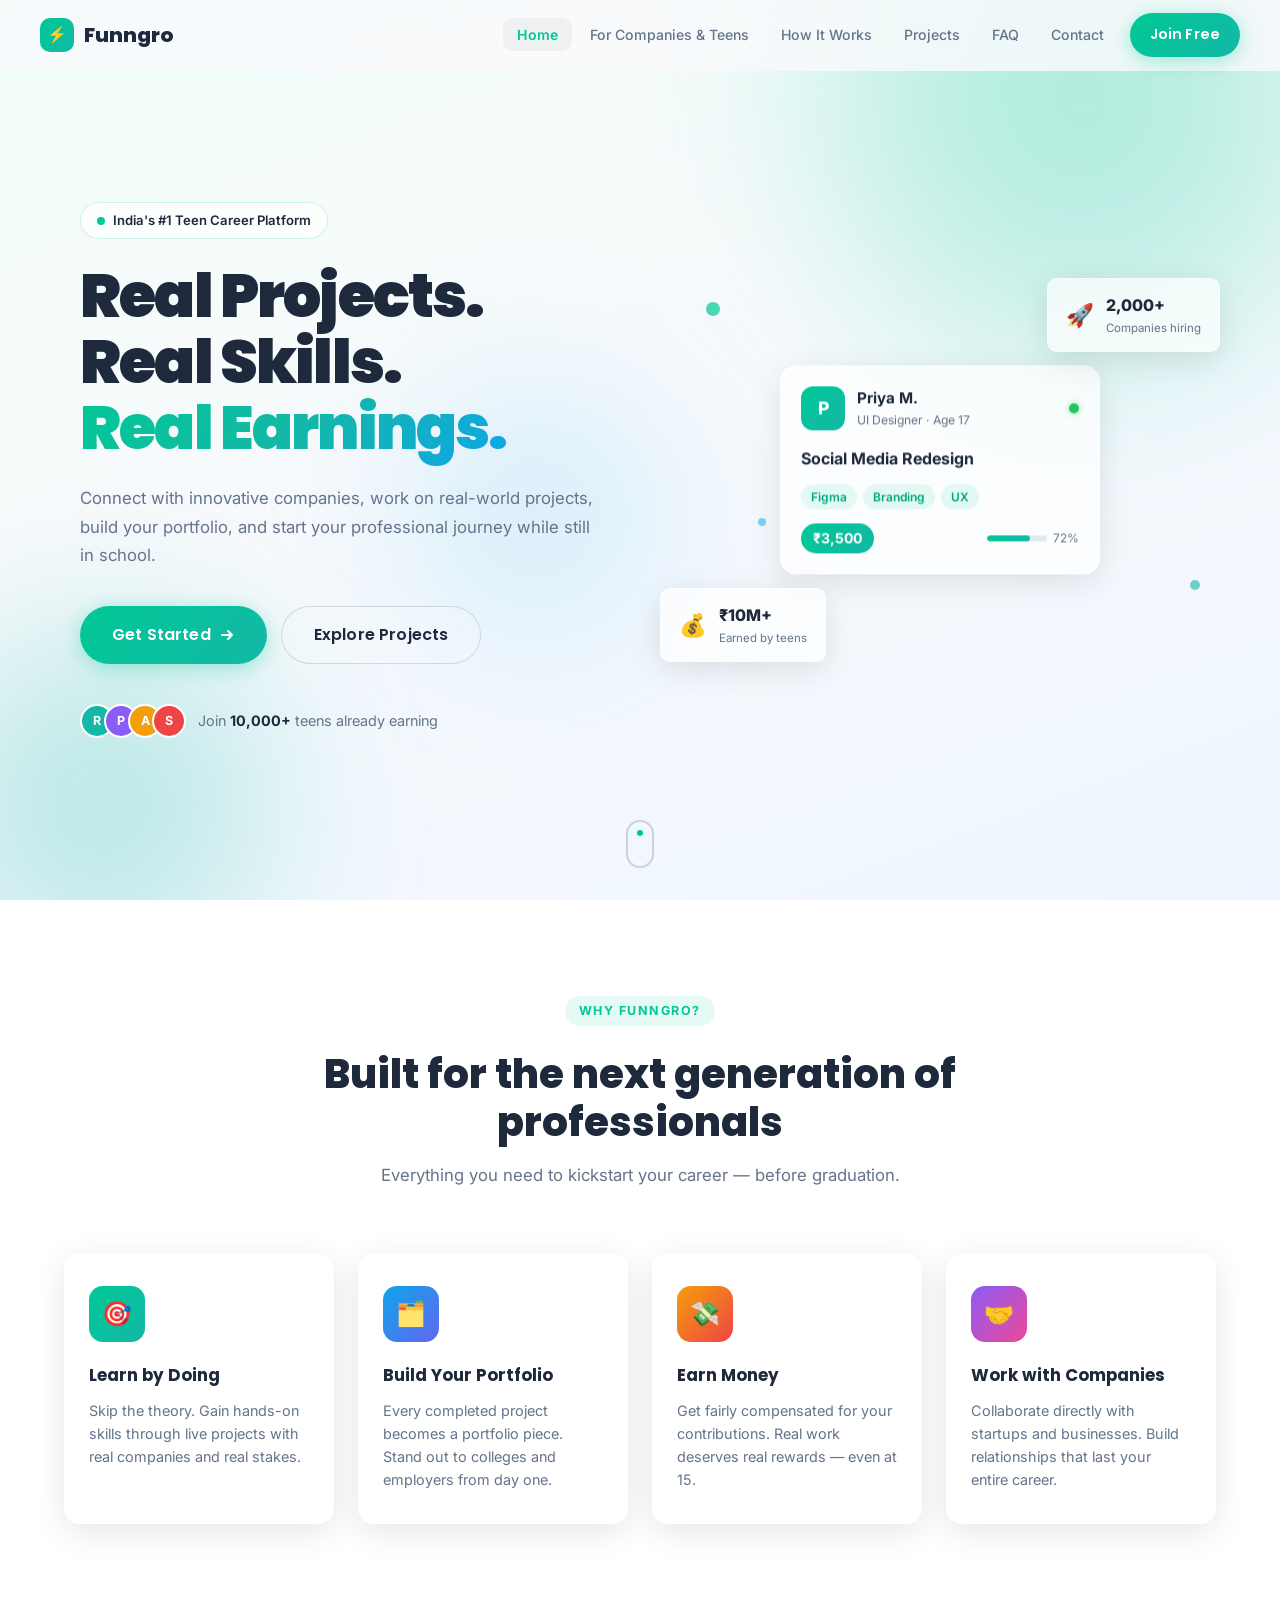
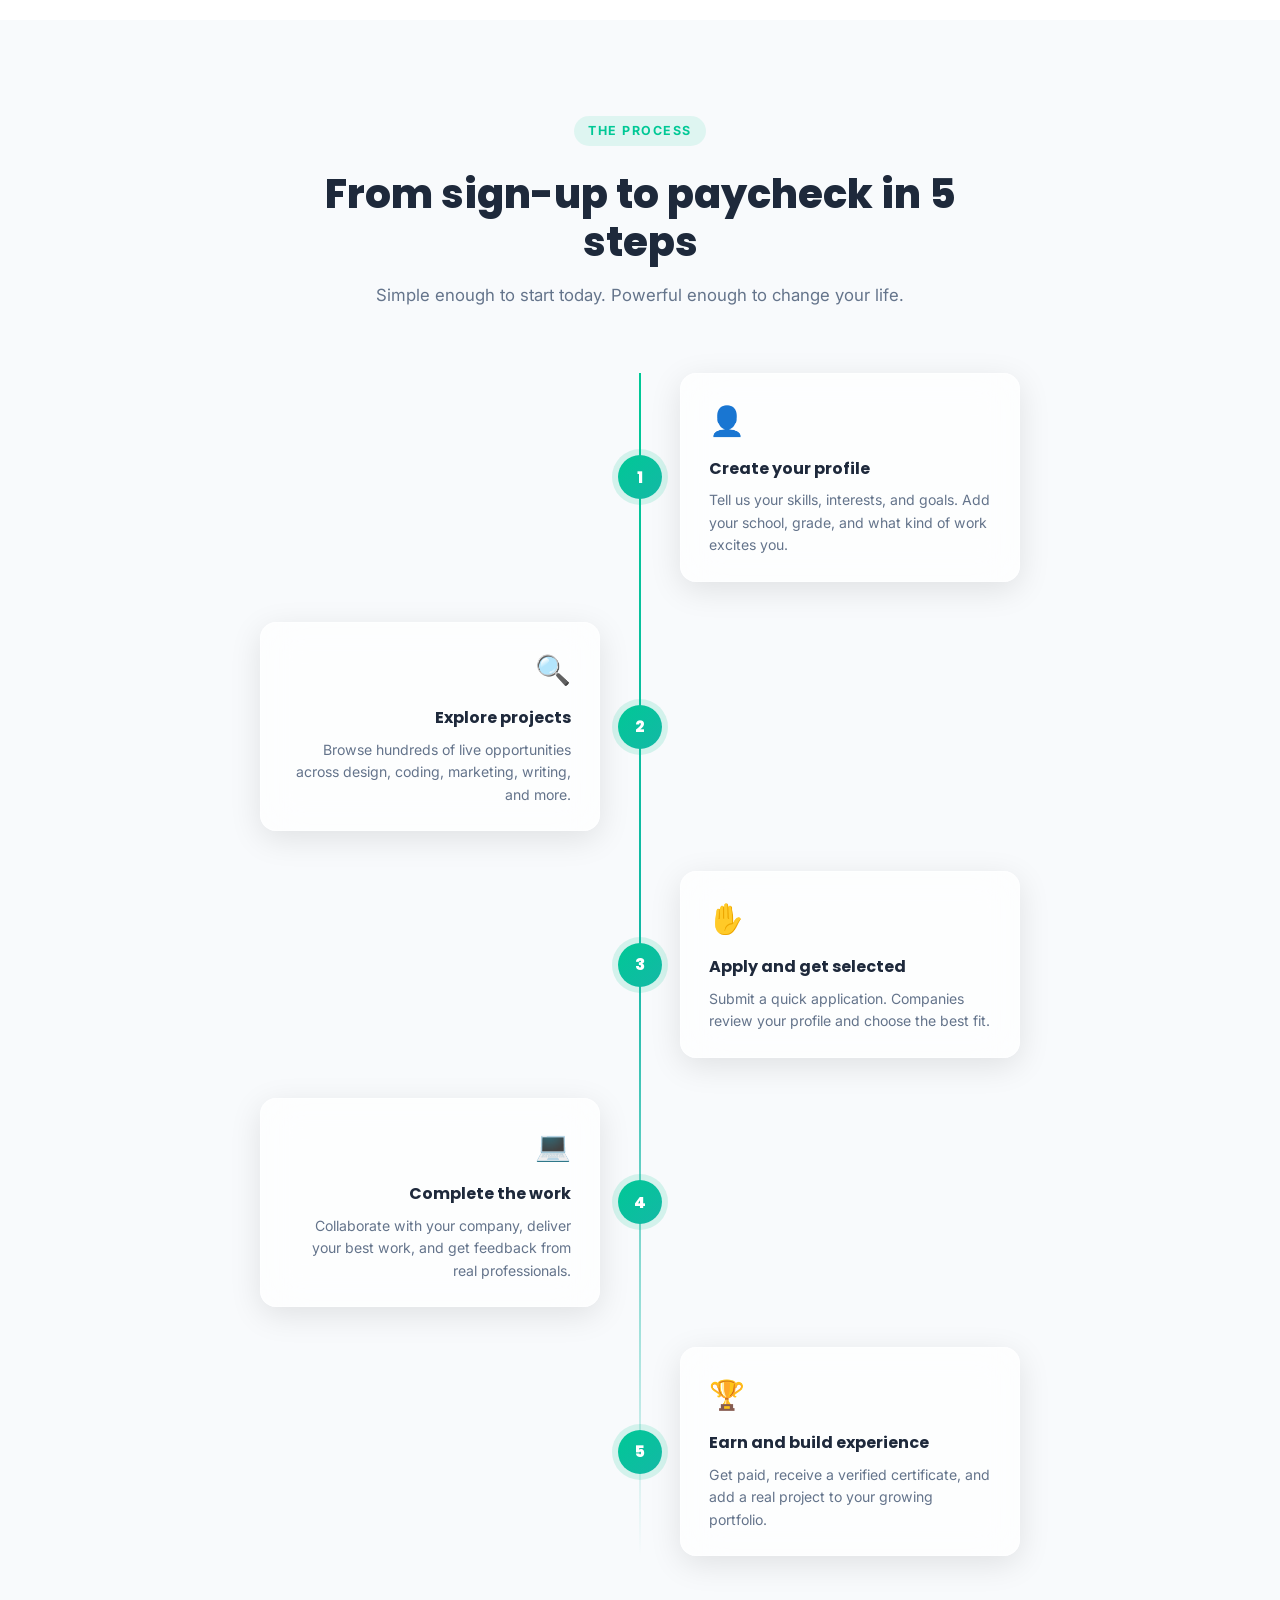
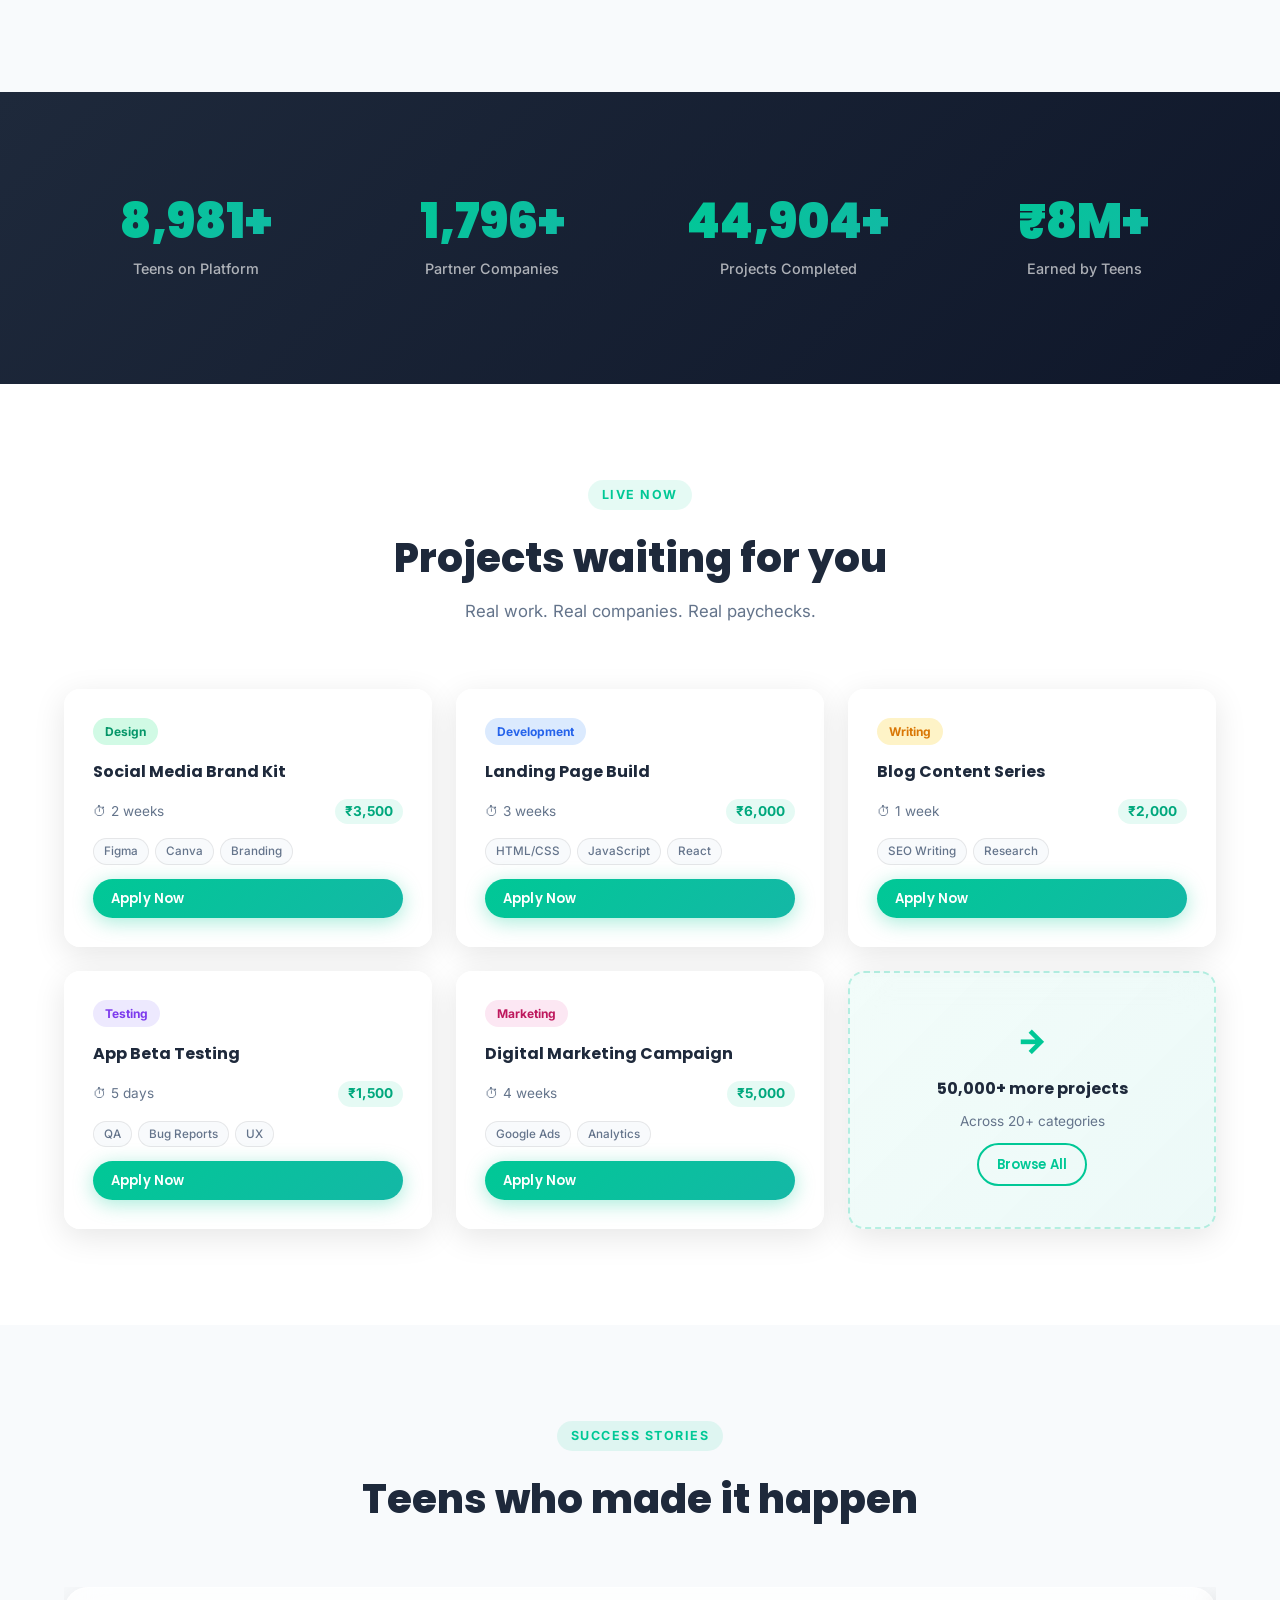
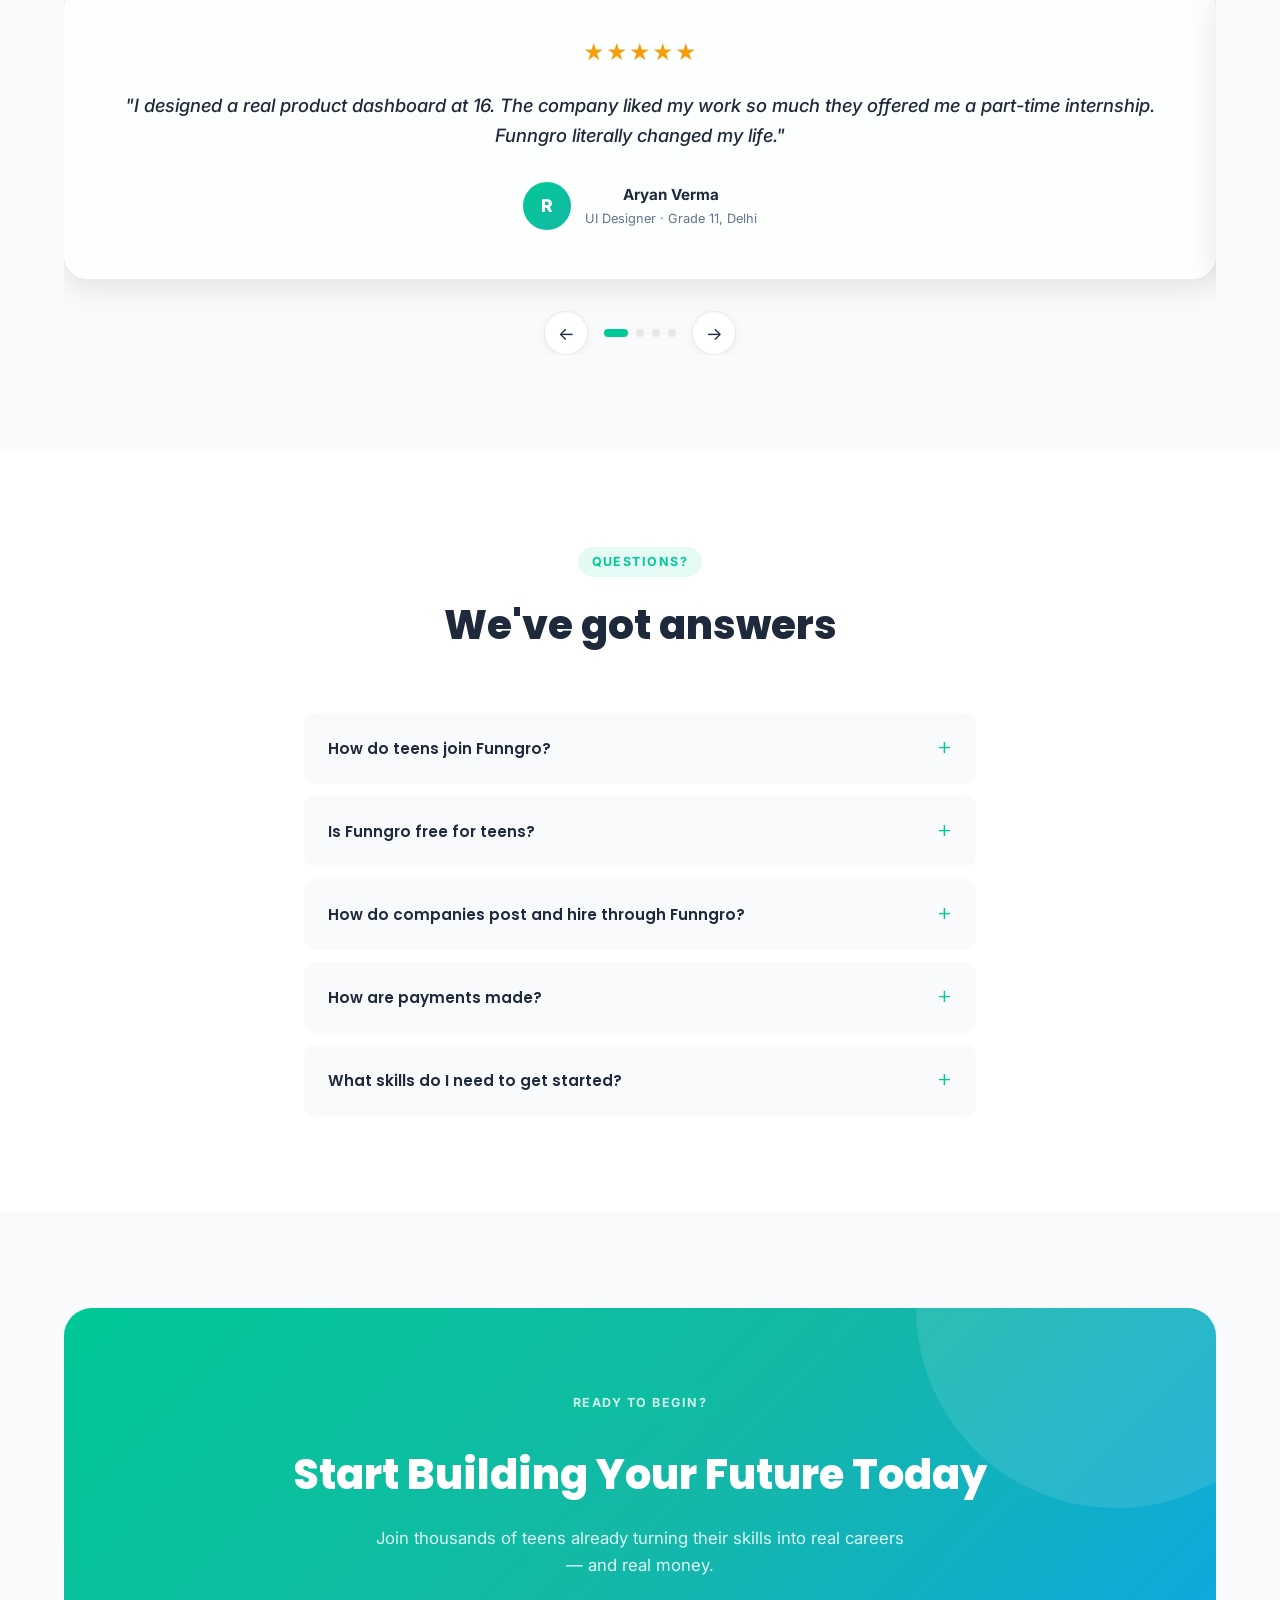
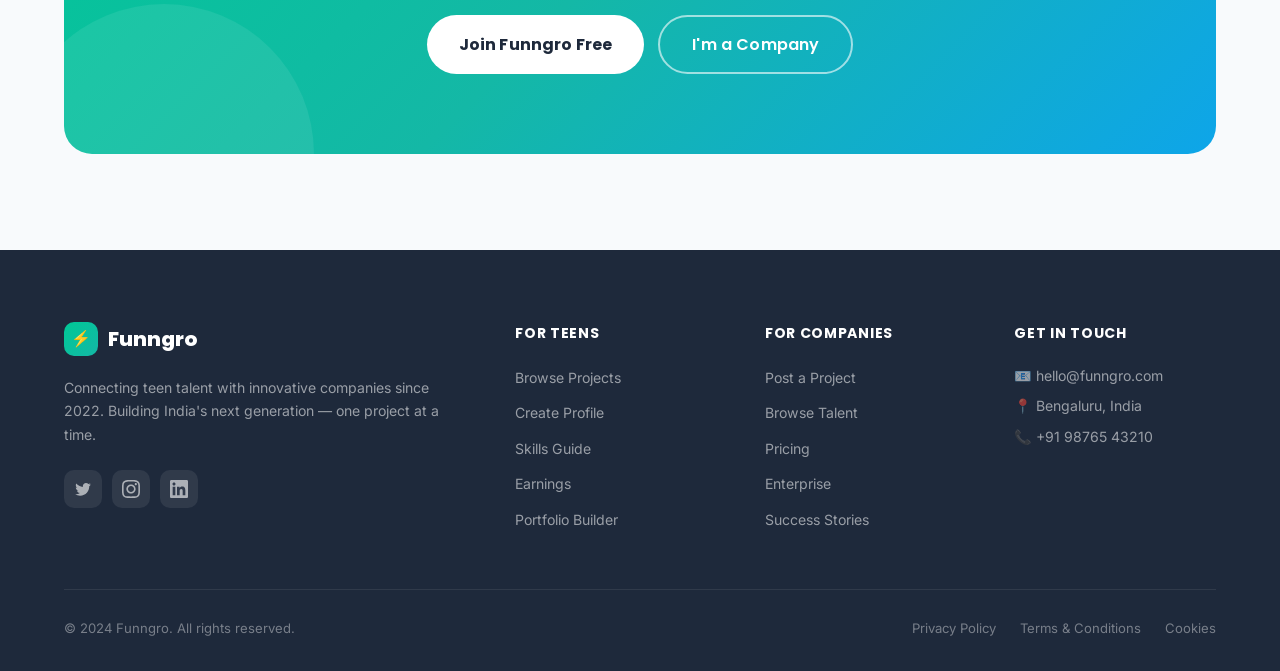
<file: index.html>
<!DOCTYPE html>
<html lang="en">
<head>
  <meta charset="UTF-8" />
  <meta name="viewport" content="width=device-width, initial-scale=1.0" />
  <title>Funngro – Real Projects. Real Skills. Real Earnings. | Teen Internships</title>
  <meta name="description" content="Funngro connects teenagers with innovative companies for real-world projects. Gain skills, build your portfolio, and earn money while still in school." />
  <meta name="keywords" content="teen internships, student projects, teen jobs, teen freelancing, earn while learning, skill development, youth employment" />
  <meta name="robots" content="index, follow" />
  <link rel="canonical" href="https://aryan-verma11.github.io/Funngro-website/" />
  <meta property="og:type" content="website" />
  <meta property="og:url" content="https://aryan-verma11.github.io/Funngro-website/" />
  <meta property="og:title" content="Funngro – Real Projects. Real Skills. Real Earnings." />
  <meta property="og:description" content="Connect with innovative companies, work on real-world projects, build your portfolio, and start your professional journey while still in school." />
  <meta property="og:image" content="https://aryan-verma11.github.io/Funngro-website/assets/og-image.png" />
  <meta name="twitter:card" content="summary_large_image" />
  <meta name="twitter:site" content="@funngro" />
  <meta name="twitter:title" content="Funngro – Real Projects. Real Skills. Real Earnings." />
  <meta name="twitter:description" content="Connect with companies, work on real projects, build your portfolio while still in school." />
  <script type="application/ld+json">{"@context":"https://schema.org","@type":"Organization","name":"Funngro","url":"https://funngro.com","description":"Teen internship and skill-building platform."}</script>
  <link rel="preconnect" href="https://fonts.googleapis.com" />
  <link rel="preconnect" href="https://fonts.gstatic.com" crossorigin />
  <link href="https://fonts.googleapis.com/css2?family=Poppins:wght@400;500;600;700;800;900&family=Inter:wght@400;500;600&display=swap" rel="stylesheet" />
  <link href="https://unpkg.com/aos@2.3.4/dist/aos.css" rel="stylesheet" />
  <link rel="stylesheet" href="style.css" />
</head>
<body>

<nav class="navbar" id="navbar" role="navigation" aria-label="Main navigation">
  <div class="nav-container">
    <a href="index.html" class="nav-logo" aria-label="Funngro Home">
      <span class="logo-mark" aria-hidden="true"></span>
      <span class="logo-text">Funngro</span>
    </a>
    <button class="hamburger" id="hamburger" aria-label="Toggle menu" aria-expanded="false" aria-controls="nav-menu">
      <span></span><span></span><span></span>
    </button>
    <ul class="nav-menu" id="nav-menu" role="list">
      <li><a href="index.html" class="nav-link active" aria-current="page">Home</a></li>
      <li><a href="companies-teens.html" class="nav-link">For Companies &amp; Teens</a></li>
      <li><a href="#how-it-works" class="nav-link">How It Works</a></li>
      <li><a href="#projects" class="nav-link">Projects</a></li>
      <li><a href="#faq" class="nav-link">FAQ</a></li>
      <li><a href="companies-teens.html#contact" class="nav-link">Contact</a></li>
      <li><a href="#" class="btn btn-primary nav-cta">Join Free</a></li>
    </ul>
  </div>
</nav>

<main id="main-content">


  <section class="hero" aria-label="Hero">
    <div class="hero-shapes" aria-hidden="true">
      <div class="shape s1"></div>
      <div class="shape s2"></div>
      <div class="shape s3"></div>
    </div>
    <div class="container hero-inner">
      <div class="hero-copy">
        <div class="hero-badge" data-aos="fade-down">
          <span class="badge-pulse" aria-hidden="true"></span>
          India's #1 Teen Career Platform
        </div>
        <h1 data-aos="fade-up" data-aos-delay="100">
          Real Projects.<br>Real Skills.<br><span class="gradient-text">Real Earnings.</span>
        </h1>
        <p class="hero-sub" data-aos="fade-up" data-aos-delay="200">
          Connect with innovative companies, work on real-world projects, build your portfolio, and start your professional journey while still in school.
        </p>
        <div class="hero-btns" data-aos="fade-up" data-aos-delay="300">
          <a href="#" class="btn btn-primary btn-lg">
            Get Started
            <svg width="16" height="16" viewBox="0 0 16 16" fill="none" aria-hidden="true"><path d="M3 8h10M9 4l4 4-4 4" stroke="currentColor" stroke-width="2" stroke-linecap="round" stroke-linejoin="round"/></svg>
          </a>
          <a href="#projects" class="btn btn-ghost btn-lg">Explore Projects</a>
        </div>
        <div class="hero-proof" data-aos="fade-up" data-aos-delay="400">
          <div class="proof-avatars" aria-hidden="true">
            <div class="av" style="background:#14B8A6">R</div>
            <div class="av" style="background:#8B5CF6">P</div>
            <div class="av" style="background:#F59E0B">A</div>
            <div class="av" style="background:#EF4444">S</div>
          </div>
          <span>Join <strong>10,000+</strong> teens already earning</span>
        </div>
      </div>
      <div class="hero-visual" data-aos="fade-left" data-aos-delay="200" aria-hidden="true">
        <div class="hcard hcard-main glass-card">
          <div class="hcard-header">
            <div class="hcard-av" style="background:linear-gradient(135deg,#00C896,#14B8A6)">P</div>
            <div class="hcard-info">
              <div class="hcard-name">Priya M.</div>
              <div class="hcard-role">UI Designer · Age 17</div>
            </div>
            <div class="status-dot"></div>
          </div>
          <div class="hcard-project">Social Media Redesign</div>
          <div class="hcard-tags">
            <span class="tag">Figma</span><span class="tag">Branding</span><span class="tag">UX</span>
          </div>
          <div class="hcard-footer">
            <span class="reward-badge">₹3,500</span>
            <div class="prog-wrap">
              <div class="prog-bar"><div class="prog-fill" style="width:72%"></div></div>
              <span>72%</span>
            </div>
          </div>
        </div>
        <div class="hcard hcard-pill glass-card pill-top">
          <span class="pill-icon">🚀</span>
          <div><div class="pill-val">2,000+</div><div class="pill-lbl">Companies hiring</div></div>
        </div>
        <div class="hcard hcard-pill glass-card pill-bot">
          <span class="pill-icon">💰</span>
          <div><div class="pill-val">₹10M+</div><div class="pill-lbl">Earned by teens</div></div>
        </div>
        <div class="float-dot fd1"></div>
        <div class="float-dot fd2"></div>
        <div class="float-dot fd3"></div>
      </div>
    </div>
    <div class="scroll-cue" aria-label="Scroll down"><div class="scroll-dot-anim"></div></div>
  </section>

  
  <section class="section why-sec" id="why" aria-labelledby="why-h">
    <div class="container">
      <div class="sec-hdr" data-aos="fade-up">
        <div class="eyebrow">Why Funngro?</div>
        <h2 id="why-h">Built for the next generation of professionals</h2>
        <p>Everything you need to kickstart your career — before graduation.</p>
      </div>
      <div class="why-grid">
        <article class="why-card glass-card" data-aos="fade-up" data-aos-delay="0">
          <div class="why-icon" style="background:linear-gradient(135deg,#00C896,#14B8A6)" aria-hidden="true">🎯</div>
          <h3>Learn by Doing</h3>
          <p>Skip the theory. Gain hands-on skills through live projects with real companies and real stakes.</p>
        </article>
        <article class="why-card glass-card" data-aos="fade-up" data-aos-delay="100">
          <div class="why-icon" style="background:linear-gradient(135deg,#0EA5E9,#6366F1)" aria-hidden="true">🗂️</div>
          <h3>Build Your Portfolio</h3>
          <p>Every completed project becomes a portfolio piece. Stand out to colleges and employers from day one.</p>
        </article>
        <article class="why-card glass-card" data-aos="fade-up" data-aos-delay="200">
          <div class="why-icon" style="background:linear-gradient(135deg,#F59E0B,#EF4444)" aria-hidden="true">💸</div>
          <h3>Earn Money</h3>
          <p>Get fairly compensated for your contributions. Real work deserves real rewards — even at 15.</p>
        </article>
        <article class="why-card glass-card" data-aos="fade-up" data-aos-delay="300">
          <div class="why-icon" style="background:linear-gradient(135deg,#8B5CF6,#EC4899)" aria-hidden="true">🤝</div>
          <h3>Work with Companies</h3>
          <p>Collaborate directly with startups and businesses. Build relationships that last your entire career.</p>
        </article>
      </div>
    </div>
  </section>

  
  <section class="section how-sec" id="how-it-works" aria-labelledby="how-h">
    <div class="container">
      <div class="sec-hdr" data-aos="fade-up">
        <div class="eyebrow">The Process</div>
        <h2 id="how-h">From sign-up to paycheck in 5 steps</h2>
        <p>Simple enough to start today. Powerful enough to change your life.</p>
      </div>
      <div class="timeline">
        <div class="tl-line" aria-hidden="true"></div>
        <div class="tl-step" data-aos="fade-right">
          <div class="tl-num" aria-label="Step 1">1</div>
          <div class="tl-content glass-card">
            <div class="tl-icon" aria-hidden="true">👤</div>
            <h3>Create your profile</h3>
            <p>Tell us your skills, interests, and goals. Add your school, grade, and what kind of work excites you.</p>
          </div>
        </div>
        <div class="tl-step tl-right" data-aos="fade-left">
          <div class="tl-num" aria-label="Step 2">2</div>
          <div class="tl-content glass-card">
            <div class="tl-icon" aria-hidden="true">🔍</div>
            <h3>Explore projects</h3>
            <p>Browse hundreds of live opportunities across design, coding, marketing, writing, and more.</p>
          </div>
        </div>
        <div class="tl-step" data-aos="fade-right">
          <div class="tl-num" aria-label="Step 3">3</div>
          <div class="tl-content glass-card">
            <div class="tl-icon" aria-hidden="true">✋</div>
            <h3>Apply and get selected</h3>
            <p>Submit a quick application. Companies review your profile and choose the best fit.</p>
          </div>
        </div>
        <div class="tl-step tl-right" data-aos="fade-left">
          <div class="tl-num" aria-label="Step 4">4</div>
          <div class="tl-content glass-card">
            <div class="tl-icon" aria-hidden="true">💻</div>
            <h3>Complete the work</h3>
            <p>Collaborate with your company, deliver your best work, and get feedback from real professionals.</p>
          </div>
        </div>
        <div class="tl-step" data-aos="fade-right">
          <div class="tl-num" aria-label="Step 5">5</div>
          <div class="tl-content glass-card">
            <div class="tl-icon" aria-hidden="true">🏆</div>
            <h3>Earn and build experience</h3>
            <p>Get paid, receive a verified certificate, and add a real project to your growing portfolio.</p>
          </div>
        </div>
      </div>
    </div>
  </section>


  <section class="section stats-sec" aria-label="Platform statistics">
    <div class="container">
      <div class="stats-grid">
        <div class="stat-item" data-aos="zoom-in" data-aos-delay="0">
          <div class="stat-num" data-target="10000" data-suffix="+">0</div>
          <div class="stat-lbl">Teens on Platform</div>
        </div>
        <div class="stat-item" data-aos="zoom-in" data-aos-delay="100">
          <div class="stat-num" data-target="2000" data-suffix="+">0</div>
          <div class="stat-lbl">Partner Companies</div>
        </div>
        <div class="stat-item" data-aos="zoom-in" data-aos-delay="200">
          <div class="stat-num" data-target="50000" data-suffix="+">0</div>
          <div class="stat-lbl">Projects Completed</div>
        </div>
        <div class="stat-item" data-aos="zoom-in" data-aos-delay="300">
          <div class="stat-num" data-prefix="₹" data-target="10" data-suffix="M+">0</div>
          <div class="stat-lbl">Earned by Teens</div>
        </div>
      </div>
    </div>
  </section>

  <!-- FEATURED PROJECTS -->
  <section class="section projects-sec" id="projects" aria-labelledby="proj-h">
    <div class="container">
      <div class="sec-hdr" data-aos="fade-up">
        <div class="eyebrow">Live Now</div>
        <h2 id="proj-h">Projects waiting for you</h2>
        <p>Real work. Real companies. Real paychecks.</p>
      </div>
      <div class="projects-grid">
        <article class="proj-card glass-card" data-aos="fade-up" data-aos-delay="0">
          <div class="proj-cat" style="background:#D1FAE5;color:#059669">Design</div>
          <h3>Social Media Brand Kit</h3>
          <div class="proj-meta"><span>⏱ 2 weeks</span><span class="proj-reward">₹3,500</span></div>
          <div class="proj-skills"><span class="stag">Figma</span><span class="stag">Canva</span><span class="stag">Branding</span></div>
          <a href="#" class="btn btn-primary btn-sm" aria-label="Apply to Social Media Brand Kit">Apply Now</a>
        </article>
        <article class="proj-card glass-card" data-aos="fade-up" data-aos-delay="100">
          <div class="proj-cat" style="background:#DBEAFE;color:#2563EB">Development</div>
          <h3>Landing Page Build</h3>
          <div class="proj-meta"><span>⏱ 3 weeks</span><span class="proj-reward">₹6,000</span></div>
          <div class="proj-skills"><span class="stag">HTML/CSS</span><span class="stag">JavaScript</span><span class="stag">React</span></div>
          <a href="#" class="btn btn-primary btn-sm" aria-label="Apply to Landing Page Build">Apply Now</a>
        </article>
        <article class="proj-card glass-card" data-aos="fade-up" data-aos-delay="200">
          <div class="proj-cat" style="background:#FEF3C7;color:#D97706">Writing</div>
          <h3>Blog Content Series</h3>
          <div class="proj-meta"><span>⏱ 1 week</span><span class="proj-reward">₹2,000</span></div>
          <div class="proj-skills"><span class="stag">SEO Writing</span><span class="stag">Research</span></div>
          <a href="#" class="btn btn-primary btn-sm" aria-label="Apply to Blog Content Series">Apply Now</a>
        </article>
        <article class="proj-card glass-card" data-aos="fade-up" data-aos-delay="300">
          <div class="proj-cat" style="background:#EDE9FE;color:#7C3AED">Testing</div>
          <h3>App Beta Testing</h3>
          <div class="proj-meta"><span>⏱ 5 days</span><span class="proj-reward">₹1,500</span></div>
          <div class="proj-skills"><span class="stag">QA</span><span class="stag">Bug Reports</span><span class="stag">UX</span></div>
          <a href="#" class="btn btn-primary btn-sm" aria-label="Apply to App Beta Testing">Apply Now</a>
        </article>
        <article class="proj-card glass-card" data-aos="fade-up" data-aos-delay="400">
          <div class="proj-cat" style="background:#FCE7F3;color:#BE185D">Marketing</div>
          <h3>Digital Marketing Campaign</h3>
          <div class="proj-meta"><span>⏱ 4 weeks</span><span class="proj-reward">₹5,000</span></div>
          <div class="proj-skills"><span class="stag">Google Ads</span><span class="stag">Analytics</span></div>
          <a href="#" class="btn btn-primary btn-sm" aria-label="Apply to Digital Marketing Campaign">Apply Now</a>
        </article>
        <article class="proj-card glass-card proj-more" data-aos="fade-up" data-aos-delay="500">
          <div class="proj-more-inner">
            <div class="proj-more-icon" aria-hidden="true">→</div>
            <h3>50,000+ more projects</h3>
            <p>Across 20+ categories</p>
            <a href="#" class="btn btn-outline btn-sm">Browse All</a>
          </div>
        </article>
      </div>
    </div>
  </section>

  
  <section class="section testi-sec" id="testimonials" aria-labelledby="testi-h">
    <div class="container">
      <div class="sec-hdr" data-aos="fade-up">
        <div class="eyebrow">Success Stories</div>
        <h2 id="testi-h">Teens who made it happen</h2>
      </div>
      <div class="testi-carousel" role="region" aria-label="Testimonials">
        <div class="testi-track" id="testiTrack">
          <div class="testi-card glass-card" role="article">
            <div class="testi-stars" aria-label="5 stars">★★★★★</div>
            <blockquote>"I designed a real product dashboard at 16. The company liked my work so much they offered me a part-time internship. Funngro literally changed my life."</blockquote>
            <div class="testi-author">
              <div class="testi-av" style="background:linear-gradient(135deg,#00C896,#14B8A6)" aria-hidden="true">R</div>
              <div><div class="testi-name">Aryan Verma</div><div class="testi-role">UI Designer · Grade 11, Delhi</div></div>
            </div>
          </div>
          <div class="testi-card glass-card" role="article">
            <div class="testi-stars" aria-label="5 stars">★★★★★</div>
            <blockquote>"I earned ₹12,000 in two months through content writing projects. Now I have a portfolio that got me into my dream college program."</blockquote>
            <div class="testi-author">
              <div class="testi-av" style="background:linear-gradient(135deg,#8B5CF6,#EC4899)" aria-hidden="true">P</div>
              <div><div class="testi-name">Kammo Sharma</div><div class="testi-role">Content Writer · Grade 12, Bengaluru</div></div>
            </div>
          </div>
          <div class="testi-card glass-card" role="article">
            <div class="testi-stars" aria-label="5 stars">★★★★★</div>
            <blockquote>"My first React project on Funngro taught me more than 3 months of YouTube tutorials. Plus I got paid ₹8,000 for it!"</blockquote>
            <div class="testi-author">
              <div class="testi-av" style="background:linear-gradient(135deg,#0EA5E9,#6366F1)" aria-hidden="true">A</div>
              <div><div class="testi-name">Arjun Mehta</div><div class="testi-role">Web Developer · Grade 10, Mumbai</div></div>
            </div>
          </div>
          <div class="testi-card glass-card" role="article">
            <div class="testi-stars" aria-label="5 stars">★★★★★</div>
            <blockquote>"The marketing campaign I ran resulted in actual leads for the startup. I have something real to show at every interview now."</blockquote>
            <div class="testi-author">
              <div class="testi-av" style="background:linear-gradient(135deg,#F59E0B,#EF4444)" aria-hidden="true">S</div>
              <div><div class="testi-name">Tanu Sharma</div><div class="testi-role">Marketing Intern · Grade 11, Ahmedabad</div></div>
            </div>
          </div>
        </div>
        <div class="testi-controls">
          <button class="carousel-btn" id="prevBtn" aria-label="Previous">←</button>
          <div class="carousel-dots" id="carouselDots" role="tablist">
            <button class="dot active" role="tab" aria-selected="true" aria-label="1"></button>
            <button class="dot" role="tab" aria-selected="false" aria-label="2"></button>
            <button class="dot" role="tab" aria-selected="false" aria-label="3"></button>
            <button class="dot" role="tab" aria-selected="false" aria-label="4"></button>
          </div>
          <button class="carousel-btn" id="nextBtn" aria-label="Next">→</button>
        </div>
      </div>
    </div>
  </section>

  
  <section class="section faq-sec" id="faq" aria-labelledby="faq-h">
    <div class="container faq-wrap">
      <div class="sec-hdr" data-aos="fade-up">
        <div class="eyebrow">Questions?</div>
        <h2 id="faq-h">We've got answers</h2>
      </div>
      <div class="faq-list" role="list">
        <div class="faq-item" data-aos="fade-up" data-aos-delay="0">
          <button class="faq-q" aria-expanded="false" aria-controls="f1">How do teens join Funngro?<span class="faq-icon" aria-hidden="true">+</span></button>
          <div class="faq-a" id="f1" hidden><p>Just click "Get Started," create your free profile, add your skills and interests, and start browsing live projects. The whole signup takes under 5 minutes. No experience needed to begin.</p></div>
        </div>
        <div class="faq-item" data-aos="fade-up" data-aos-delay="50">
          <button class="faq-q" aria-expanded="false" aria-controls="f2">Is Funngro free for teens?<span class="faq-icon" aria-hidden="true">+</span></button>
          <div class="faq-a" id="f2" hidden><p>Yes — completely free for teens. Creating your profile, applying to projects, and receiving earnings costs nothing. Funngro charges a small platform fee to companies, not students.</p></div>
        </div>
        <div class="faq-item" data-aos="fade-up" data-aos-delay="100">
          <button class="faq-q" aria-expanded="false" aria-controls="f3">How do companies post and hire through Funngro?<span class="faq-icon" aria-hidden="true">+</span></button>
          <div class="faq-a" id="f3" hidden><p>Companies sign up, verify their business, and post a project with a brief, timeline, skills needed, and reward. They review incoming applications and select the best candidate.</p></div>
        </div>
        <div class="faq-item" data-aos="fade-up" data-aos-delay="150">
          <button class="faq-q" aria-expanded="false" aria-controls="f4">How are payments made?<span class="faq-icon" aria-hidden="true">+</span></button>
          <div class="faq-a" id="f4" hidden><p>Payments are released directly to your bank account or UPI ID once the company marks a project complete. We use secure escrow so companies deposit funds before work starts.</p></div>
        </div>
        <div class="faq-item" data-aos="fade-up" data-aos-delay="200">
          <button class="faq-q" aria-expanded="false" aria-controls="f5">What skills do I need to get started?<span class="faq-icon" aria-hidden="true">+</span></button>
          <div class="faq-a" id="f5" hidden><p>There's something for every skill level. If you can write, draw, code, research, or even just test apps, there are projects for you. Many companies specifically look for beginners with fresh perspectives.</p></div>
        </div>
      </div>
    </div>
  </section>

  <!-- CTA -->
  <section class="section cta-sec" aria-labelledby="cta-h">
    <div class="container">
      <div class="cta-card" data-aos="zoom-in">
        <div class="cta-shapes" aria-hidden="true"><div class="cs1"></div><div class="cs2"></div></div>
        <div class="cta-content">
          <div class="eyebrow" style="color:rgba(255,255,255,0.8)">Ready to begin?</div>
          <h2 id="cta-h">Start Building Your Future Today</h2>
          <p>Join thousands of teens already turning their skills into real careers — and real money.</p>
          <div class="cta-btns">
            <a href="#" class="btn btn-white btn-lg">Join Funngro Free</a>
            <a href="companies-teens.html" class="btn btn-outline-white btn-lg">I'm a Company</a>
          </div>
        </div>
      </div>
    </div>
  </section>

</main>

<footer class="footer" role="contentinfo">
  <div class="container">
    <div class="footer-grid">
      <div class="footer-brand">
        <a href="index.html" class="nav-logo" aria-label="Funngro Home">
          <span class="logo-mark" aria-hidden="true"></span>
          <span class="logo-text">Funngro</span>
        </a>
        <p>Connecting teen talent with innovative companies since 2022. Building India's next generation — one project at a time.</p>
        <div class="social-links" aria-label="Social media">
          <a href="#" aria-label="Twitter" class="soc-link"><svg width="18" height="18" viewBox="0 0 24 24" fill="currentColor"><path d="M22.46 6c-.77.35-1.6.58-2.46.69.88-.53 1.56-1.37 1.88-2.38-.83.5-1.75.85-2.72 1.05C18.37 4.5 17.26 4 16 4c-2.35 0-4.27 1.92-4.27 4.29 0 .34.04.67.11.98C8.28 9.09 5.11 7.38 3 4.79c-.37.63-.58 1.37-.58 2.15 0 1.49.75 2.81 1.91 3.56-.71 0-1.37-.2-1.95-.5v.03c0 2.08 1.48 3.82 3.44 4.21a4.22 4.22 0 0 1-1.93.07 4.28 4.28 0 0 0 4 2.98 8.521 8.521 0 0 1-5.33 1.84c-.34 0-.68-.02-1.02-.06C3.44 20.29 5.7 21 8.12 21 16 21 20.33 14.46 20.33 8.79c0-.19 0-.37-.01-.56.84-.6 1.56-1.36 2.14-2.23z"/></svg></a>
          <a href="#" aria-label="Instagram" class="soc-link"><svg width="18" height="18" viewBox="0 0 24 24" fill="currentColor"><path d="M12 2.163c3.204 0 3.584.012 4.85.07 3.252.148 4.771 1.691 4.919 4.919.058 1.265.069 1.645.069 4.849 0 3.205-.012 3.584-.069 4.849-.149 3.225-1.664 4.771-4.919 4.919-1.266.058-1.644.07-4.85.07-3.204 0-3.584-.012-4.849-.07-3.26-.149-4.771-1.699-4.919-4.92-.058-1.265-.07-1.644-.07-4.849 0-3.204.013-3.583.07-4.849.149-3.227 1.664-4.771 4.919-4.919 1.266-.057 1.645-.069 4.849-.069zm0-2.163c-3.259 0-3.667.014-4.947.072-4.358.2-6.78 2.618-6.98 6.98-.059 1.281-.073 1.689-.073 4.948 0 3.259.014 3.668.072 4.948.2 4.358 2.618 6.78 6.98 6.98 1.281.058 1.689.072 4.948.072 3.259 0 3.668-.014 4.948-.072 4.354-.2 6.782-2.618 6.979-6.98.059-1.28.073-1.689.073-4.948 0-3.259-.014-3.667-.072-4.947-.196-4.354-2.617-6.78-6.979-6.98-1.281-.059-1.69-.073-4.949-.073zm0 5.838c-3.403 0-6.162 2.759-6.162 6.162s2.759 6.163 6.162 6.163 6.162-2.759 6.162-6.163c0-3.403-2.759-6.162-6.162-6.162zm0 10.162c-2.209 0-4-1.79-4-4 0-2.209 1.791-4 4-4s4 1.791 4 4c0 2.21-1.791 4-4 4zm6.406-11.845c-.796 0-1.441.645-1.441 1.44s.645 1.44 1.441 1.44c.795 0 1.439-.645 1.439-1.44s-.644-1.44-1.439-1.44z"/></svg></a>
          <a href="#" aria-label="LinkedIn" class="soc-link"><svg width="18" height="18" viewBox="0 0 24 24" fill="currentColor"><path d="M20.447 20.452h-3.554v-5.569c0-1.328-.027-3.037-1.852-3.037-1.853 0-2.136 1.445-2.136 2.939v5.667H9.351V9h3.414v1.561h.046c.477-.9 1.637-1.85 3.37-1.85 3.601 0 4.267 2.37 4.267 5.455v6.286zM5.337 7.433c-1.144 0-2.063-.926-2.063-2.065 0-1.138.92-2.063 2.063-2.063 1.14 0 2.064.925 2.064 2.063 0 1.139-.925 2.065-2.064 2.065zm1.782 13.019H3.555V9h3.564v11.452zM22.225 0H1.771C.792 0 0 .774 0 1.729v20.542C0 23.227.792 24 1.771 24h20.451C23.2 24 24 23.227 24 22.271V1.729C24 .774 23.2 0 22.222 0h.003z"/></svg></a>
        </div>
      </div>
      <nav class="footer-col" aria-label="For Teens">
        <h4>For Teens</h4>
        <ul>
          <li><a href="#">Browse Projects</a></li>
          <li><a href="#">Create Profile</a></li>
          <li><a href="#">Skills Guide</a></li>
          <li><a href="#">Earnings</a></li>
          <li><a href="#">Portfolio Builder</a></li>
        </ul>
      </nav>
      <nav class="footer-col" aria-label="For Companies">
        <h4>For Companies</h4>
        <ul>
          <li><a href="companies-teens.html">Post a Project</a></li>
          <li><a href="companies-teens.html">Browse Talent</a></li>
          <li><a href="companies-teens.html">Pricing</a></li>
          <li><a href="companies-teens.html">Enterprise</a></li>
          <li><a href="companies-teens.html">Success Stories</a></li>
        </ul>
      </nav>
      <div class="footer-col">
        <h4>Get in Touch</h4>
        <p>📧 hello@funngro.com</p>
        <p>📍 Bengaluru, India</p>
        <p>📞 +91 98765 43210</p>
      </div>
    </div>
    <div class="footer-bottom">
      <p>© 2024 Funngro. All rights reserved.</p>
      <div class="footer-legal">
        <a href="#">Privacy Policy</a>
        <a href="#">Terms &amp; Conditions</a>
        <a href="#">Cookies</a>
      </div>
    </div>
  </div>
</footer>

<script src="https://unpkg.com/aos@2.3.4/dist/aos.js"></script>
<script src="main.js"></script>
</body>
</html>
</file>
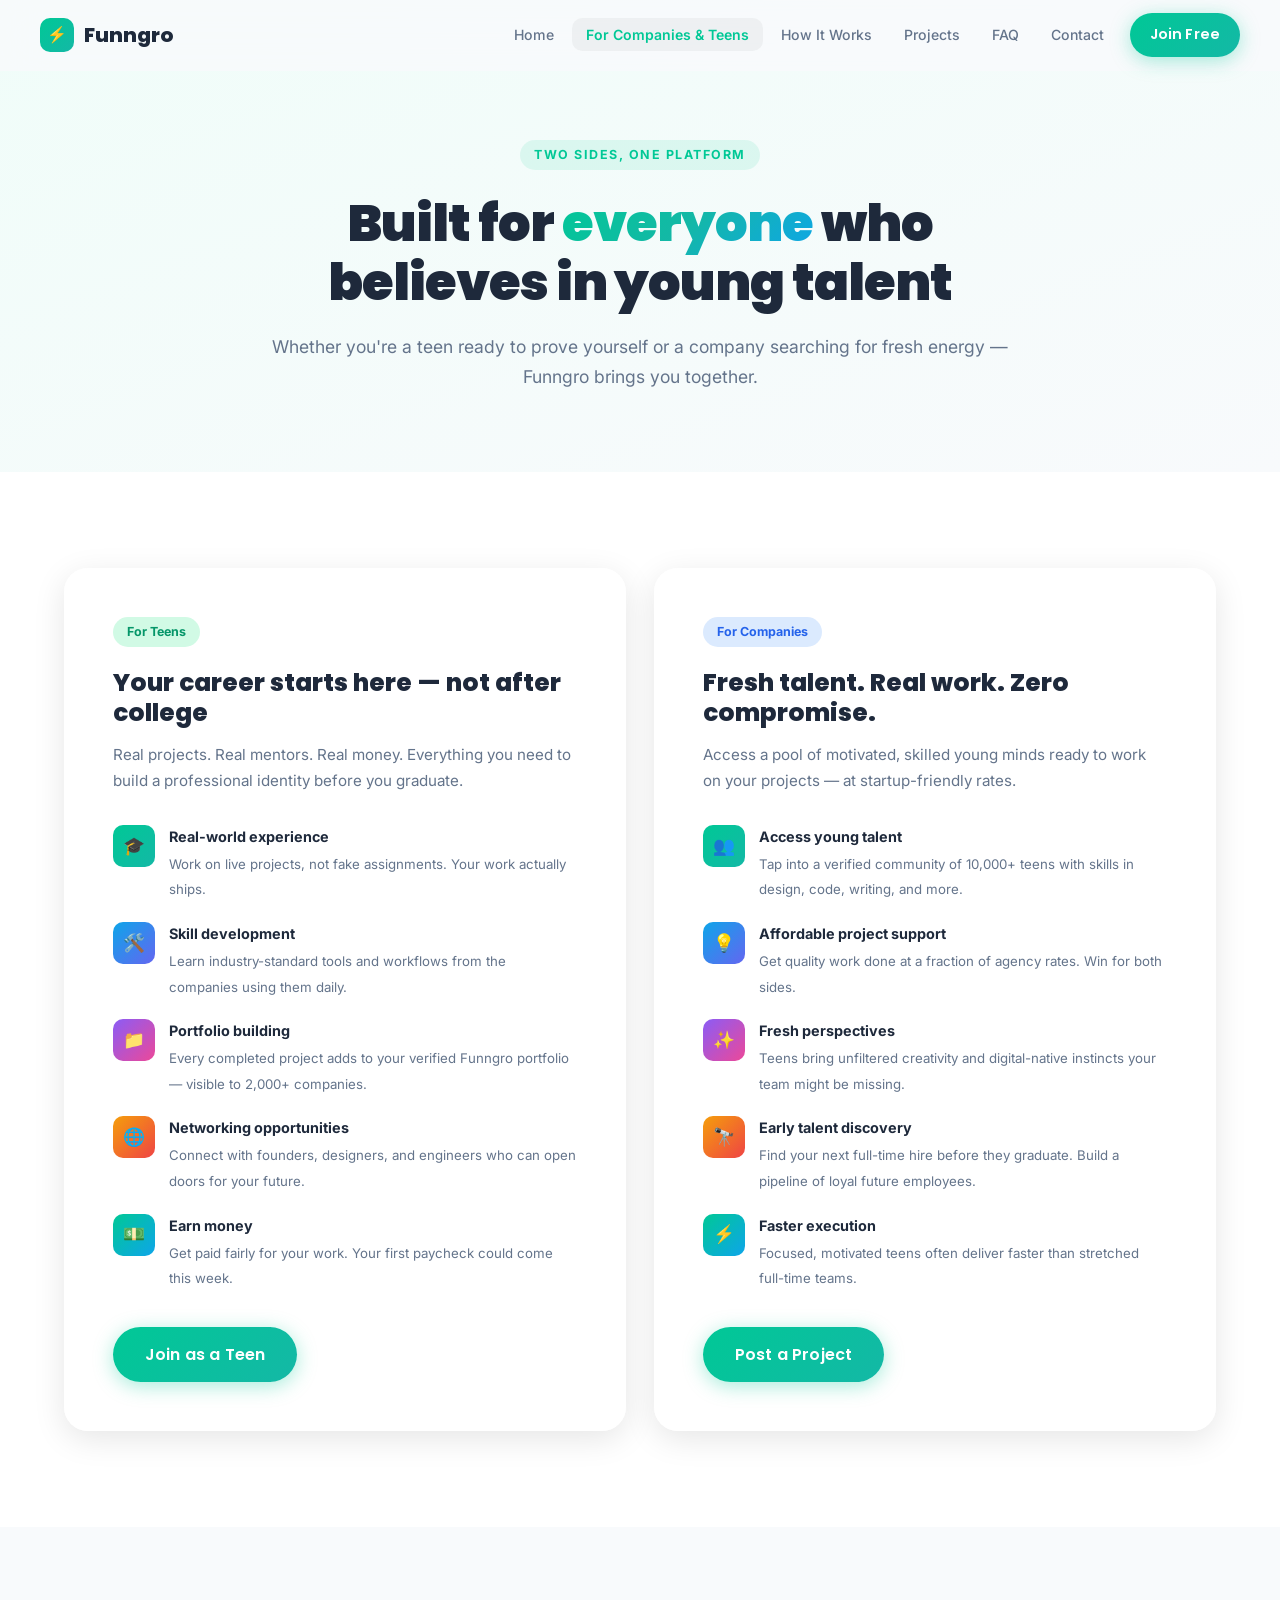
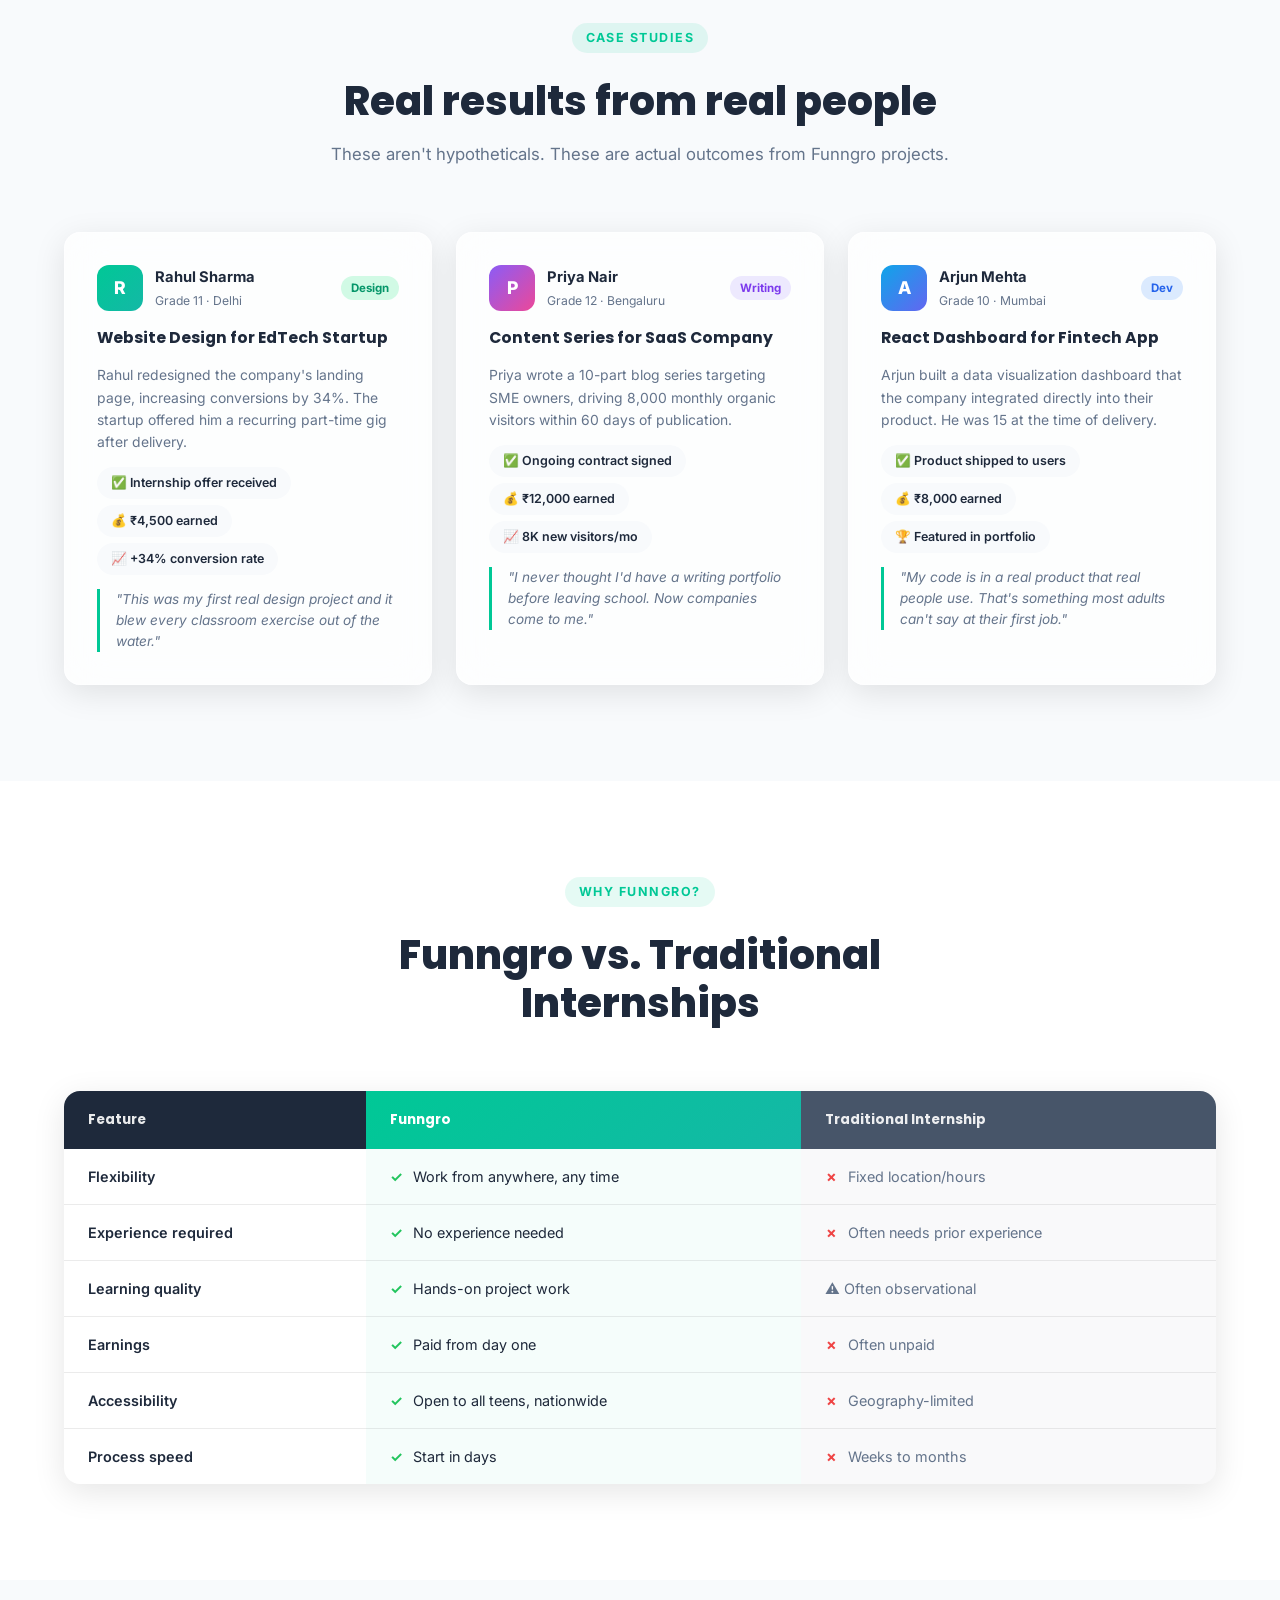
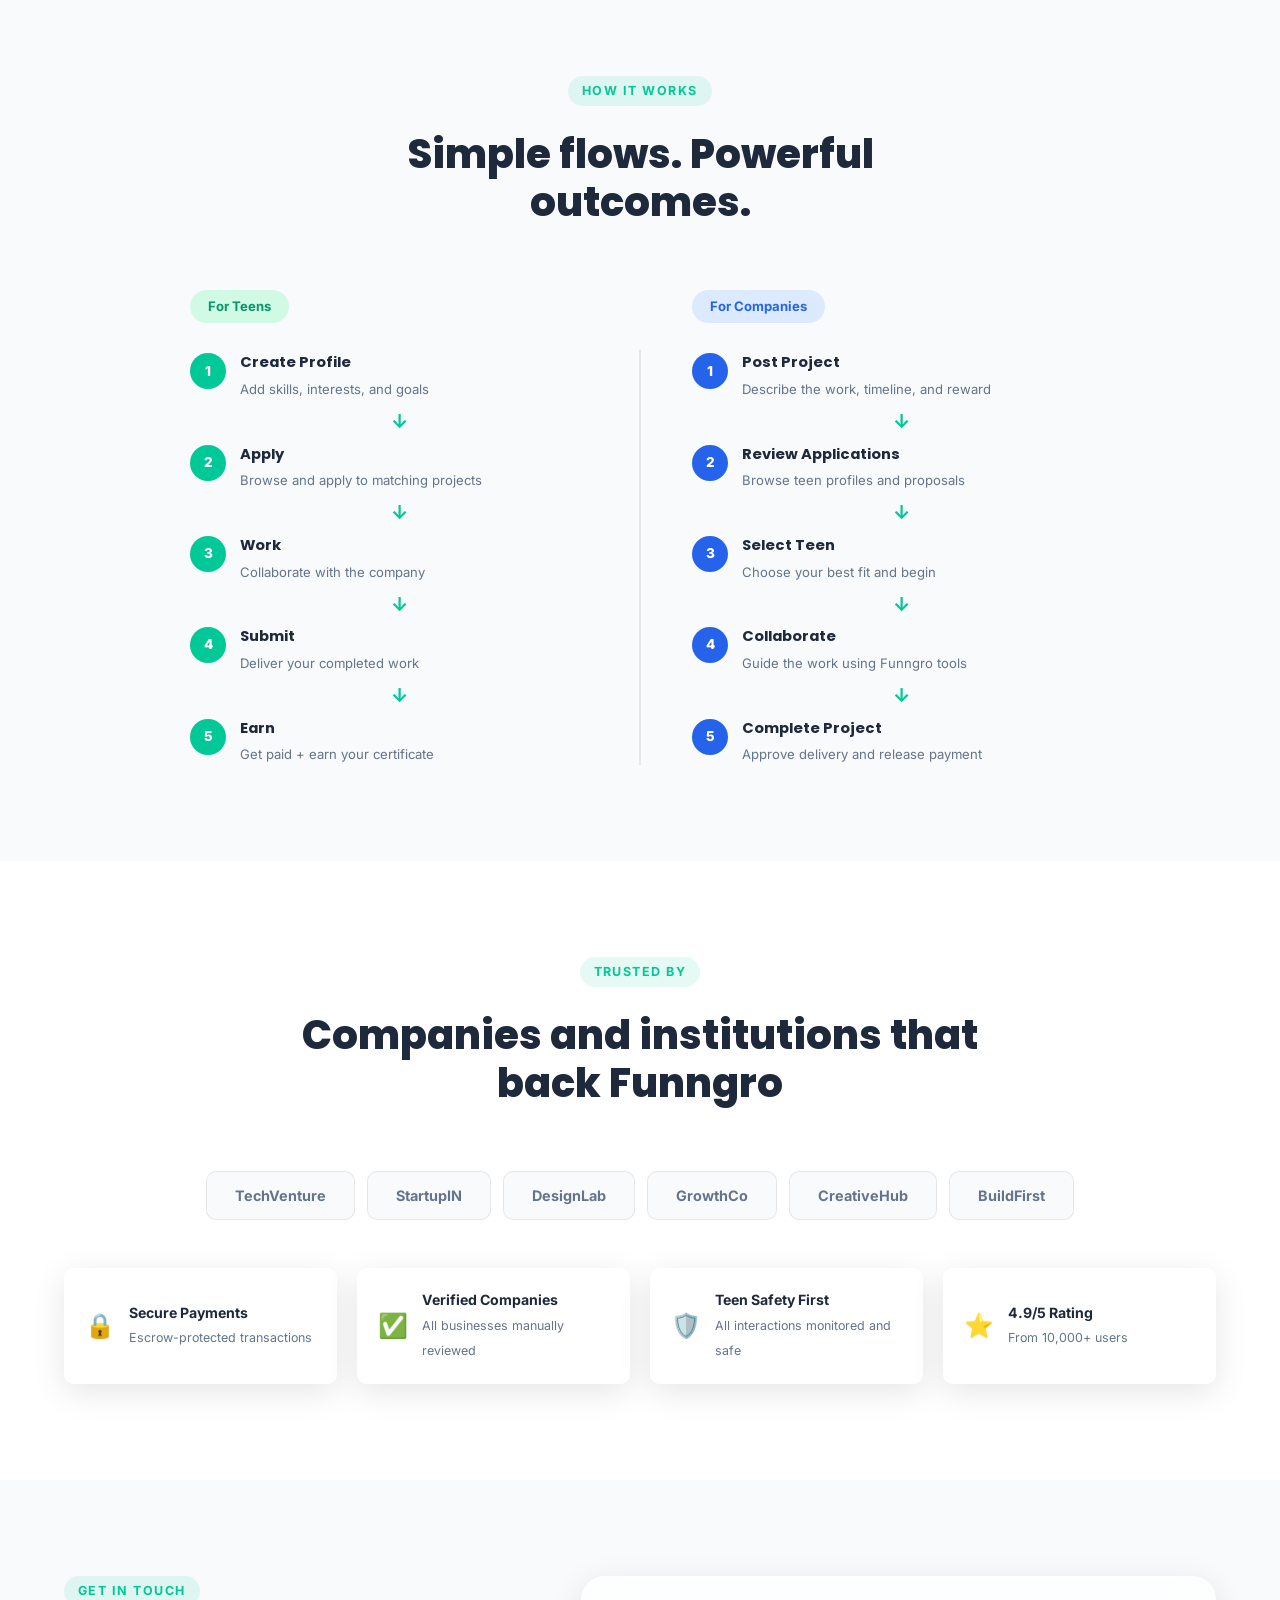
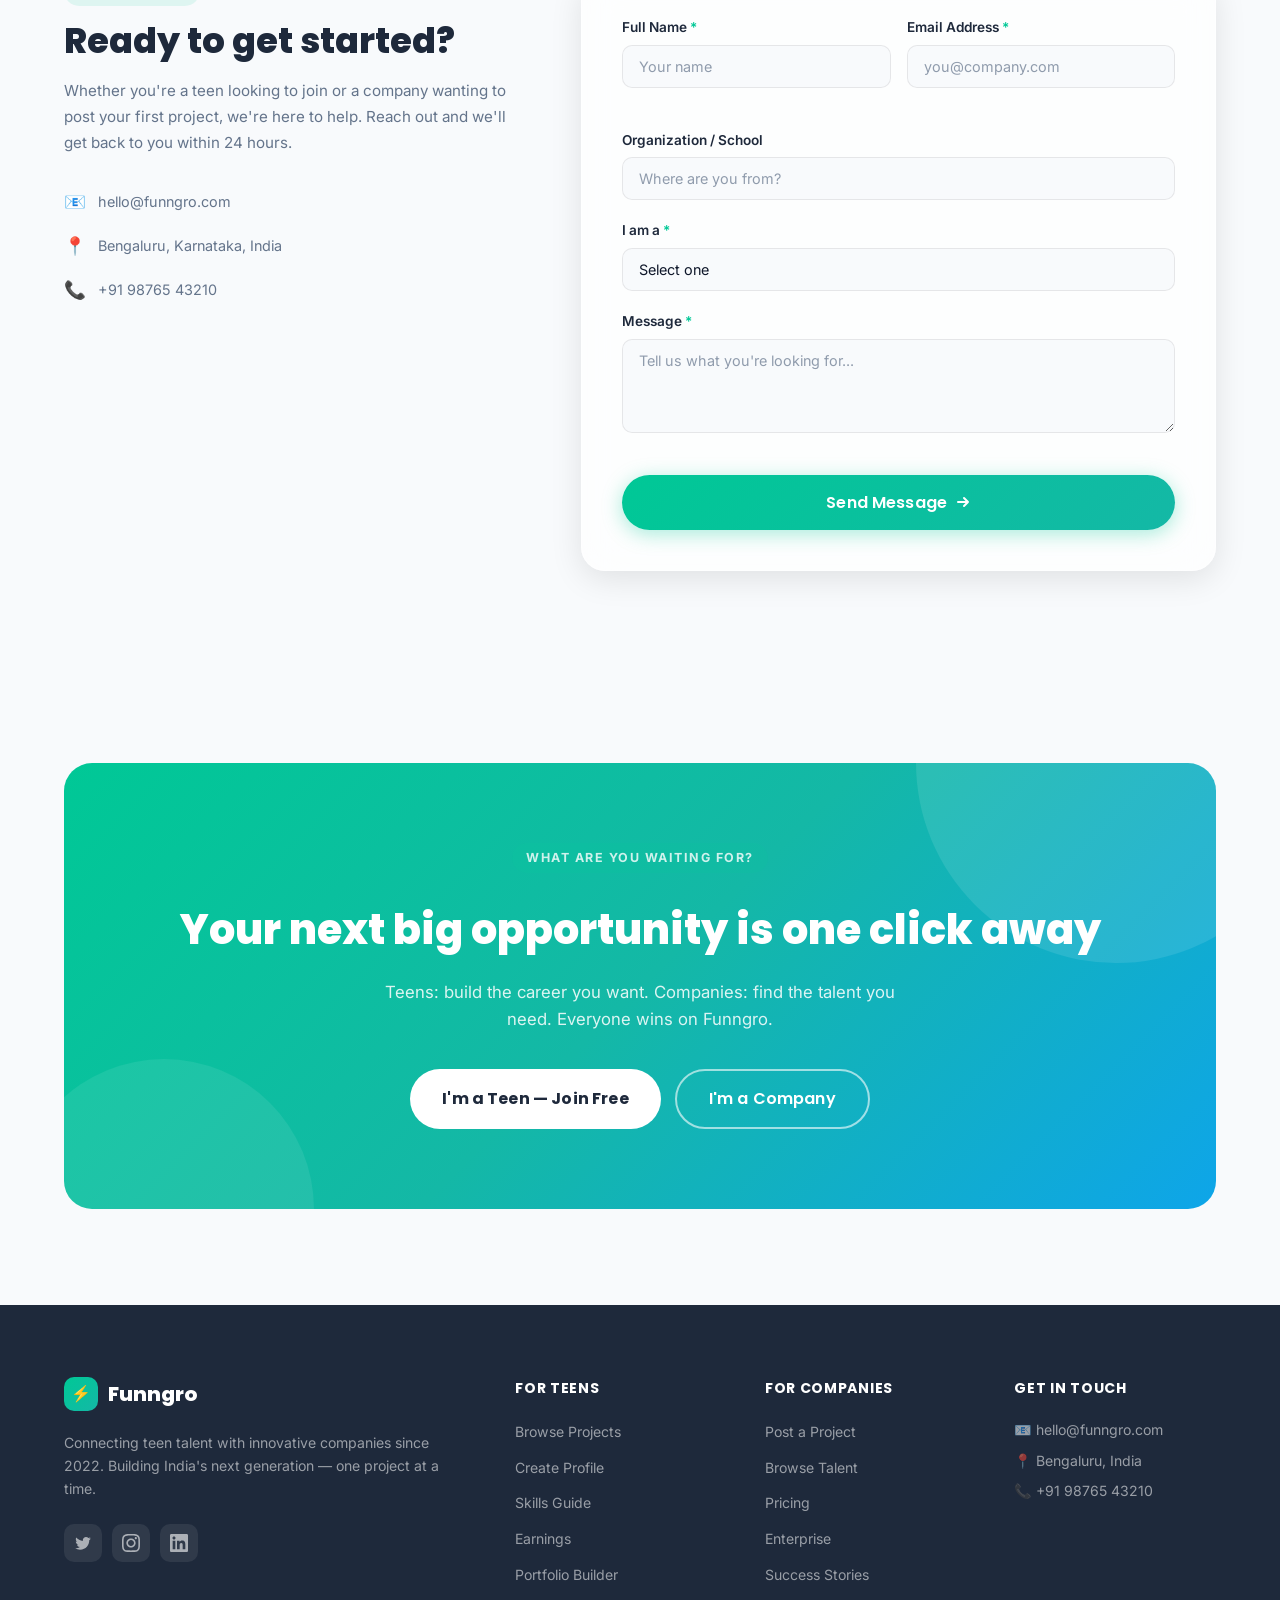
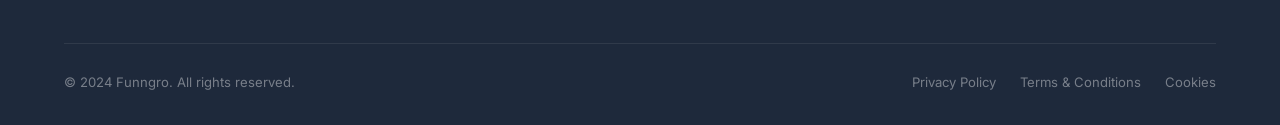
<file: companies-teens.html>
<!DOCTYPE html>
<html lang="en">
<head>
  <meta charset="UTF-8" />
  <meta name="viewport" content="width=device-width, initial-scale=1.0" />
  <title>For Companies &amp; Teens – Funngro | Hire Young Talent &amp; Find Projects</title>
  <meta name="description" content="Companies discover affordable young talent. Teens find real internships and project work. Funngro bridges the gap between student ambition and business needs." />
  <meta name="keywords" content="hire teens, student internships, youth talent platform, teen freelancers, startup hiring, affordable project help" />
  <meta name="robots" content="index, follow" />
  <link rel="canonical" href="https://aryan-verma11.github.io/Funngro-website//companies-teens" />
  <meta property="og:type" content="website" />
  <meta property="og:url" content="https://aryan-verma11.github.io/Funngro-website//companies-teens" />
  <meta property="og:title" content="For Companies &amp; Teens – Funngro" />
  <meta property="og:description" content="Companies discover young talent. Teens find real projects. Funngro makes it happen." />
  <meta property="og:image" content="https://aryan-verma11.github.io/Funngro-website//assets/og-image.png" />
  <meta name="twitter:card" content="summary_large_image" />
  <meta name="twitter:site" content="@funngro" />
  <meta name="twitter:title" content="For Companies &amp; Teens – Funngro" />
  <meta name="twitter:description" content="Companies discover young talent. Teens find real projects. Funngro makes it happen." />
  <script type="application/ld+json">{"@context":"https://schema.org","@type":"WebPage","name":"For Companies & Teens","url":"https://aryan-verma11.github.io/Funngro-website//companies-teens","description":"Funngro platform for companies and teen talent."}</script>
  <link rel="preconnect" href="https://fonts.googleapis.com" />
  <link rel="preconnect" href="https://fonts.gstatic.com" crossorigin />
  <link href="https://fonts.googleapis.com/css2?family=Poppins:wght@400;500;600;700;800;900&family=Inter:wght@400;500;600&display=swap" rel="stylesheet" />
  <link href="https://unpkg.com/aos@2.3.4/dist/aos.css" rel="stylesheet" />
  <link rel="stylesheet" href="style.css" />
</head>
<body>

<nav class="navbar" id="navbar" role="navigation" aria-label="Main navigation">
  <div class="nav-container">
    <a href="index.html" class="nav-logo" aria-label="Funngro Home">
      <span class="logo-mark" aria-hidden="true"></span>
      <span class="logo-text">Funngro</span>
    </a>
    <button class="hamburger" id="hamburger" aria-label="Toggle menu" aria-expanded="false" aria-controls="nav-menu">
      <span></span><span></span><span></span>
    </button>
    <ul class="nav-menu" id="nav-menu" role="list">
      <li><a href="index.html" class="nav-link">Home</a></li>
      <li><a href="companies-teens.html" class="nav-link active" aria-current="page">For Companies &amp; Teens</a></li>
      <li><a href="index.html#how-it-works" class="nav-link">How It Works</a></li>
      <li><a href="index.html#projects" class="nav-link">Projects</a></li>
      <li><a href="index.html#faq" class="nav-link">FAQ</a></li>
      <li><a href="#contact" class="nav-link">Contact</a></li>
      <li><a href="#" class="btn btn-primary nav-cta">Join Free</a></li>
    </ul>
  </div>
</nav>

<main id="main-content">

  <!-- PAGE HERO -->
  <section class="page-hero" aria-label="Page header">
    <div class="container">
      <div class="page-hero-inner" data-aos="fade-up">
        <div class="eyebrow">Two Sides, One Platform</div>
        <h1>Built for <span class="gradient-text">everyone</span> who believes in young talent</h1>
        <p>Whether you're a teen ready to prove yourself or a company searching for fresh energy — Funngro brings you together.</p>
      </div>
    </div>
  </section>

  <!-- SPLIT SECTION -->
  <section class="section split-sec" aria-label="For Teens and For Companies">
    <div class="container">
      <div class="split-grid">

        <!-- FOR TEENS -->
        <div class="split-card split-teen glass-card" data-aos="fade-right">
          <div class="split-tag" style="background:#D1FAE5;color:#059669">For Teens</div>
          <h2>Your career starts here — not after college</h2>
          <p class="split-sub">Real projects. Real mentors. Real money. Everything you need to build a professional identity before you graduate.</p>
          <ul class="benefit-list" aria-label="Teen benefits">
            <li>
              <div class="benefit-icon" aria-hidden="true" style="background:linear-gradient(135deg,#00C896,#14B8A6)">🎓</div>
              <div>
                <strong>Real-world experience</strong>
                <span>Work on live projects, not fake assignments. Your work actually ships.</span>
              </div>
            </li>
            <li>
              <div class="benefit-icon" aria-hidden="true" style="background:linear-gradient(135deg,#0EA5E9,#6366F1)">🛠️</div>
              <div>
                <strong>Skill development</strong>
                <span>Learn industry-standard tools and workflows from the companies using them daily.</span>
              </div>
            </li>
            <li>
              <div class="benefit-icon" aria-hidden="true" style="background:linear-gradient(135deg,#8B5CF6,#EC4899)">📁</div>
              <div>
                <strong>Portfolio building</strong>
                <span>Every completed project adds to your verified Funngro portfolio — visible to 2,000+ companies.</span>
              </div>
            </li>
            <li>
              <div class="benefit-icon" aria-hidden="true" style="background:linear-gradient(135deg,#F59E0B,#EF4444)">🌐</div>
              <div>
                <strong>Networking opportunities</strong>
                <span>Connect with founders, designers, and engineers who can open doors for your future.</span>
              </div>
            </li>
            <li>
              <div class="benefit-icon" aria-hidden="true" style="background:linear-gradient(135deg,#00C896,#0EA5E9)">💵</div>
              <div>
                <strong>Earn money</strong>
                <span>Get paid fairly for your work. Your first paycheck could come this week.</span>
              </div>
            </li>
          </ul>
          <a href="#" class="btn btn-primary btn-lg" aria-label="Sign up as a teen">Join as a Teen</a>
        </div>

        <!-- FOR COMPANIES -->
        <div class="split-card split-company glass-card" data-aos="fade-left">
          <div class="split-tag" style="background:#DBEAFE;color:#2563EB">For Companies</div>
          <h2>Fresh talent. Real work. Zero compromise.</h2>
          <p class="split-sub">Access a pool of motivated, skilled young minds ready to work on your projects — at startup-friendly rates.</p>
          <ul class="benefit-list" aria-label="Company benefits">
            <li>
              <div class="benefit-icon" aria-hidden="true" style="background:linear-gradient(135deg,#00C896,#14B8A6)">👥</div>
              <div>
                <strong>Access young talent</strong>
                <span>Tap into a verified community of 10,000+ teens with skills in design, code, writing, and more.</span>
              </div>
            </li>
            <li>
              <div class="benefit-icon" aria-hidden="true" style="background:linear-gradient(135deg,#0EA5E9,#6366F1)">💡</div>
              <div>
                <strong>Affordable project support</strong>
                <span>Get quality work done at a fraction of agency rates. Win for both sides.</span>
              </div>
            </li>
            <li>
              <div class="benefit-icon" aria-hidden="true" style="background:linear-gradient(135deg,#8B5CF6,#EC4899)">✨</div>
              <div>
                <strong>Fresh perspectives</strong>
                <span>Teens bring unfiltered creativity and digital-native instincts your team might be missing.</span>
              </div>
            </li>
            <li>
              <div class="benefit-icon" aria-hidden="true" style="background:linear-gradient(135deg,#F59E0B,#EF4444)">🔭</div>
              <div>
                <strong>Early talent discovery</strong>
                <span>Find your next full-time hire before they graduate. Build a pipeline of loyal future employees.</span>
              </div>
            </li>
            <li>
              <div class="benefit-icon" aria-hidden="true" style="background:linear-gradient(135deg,#00C896,#0EA5E9)">⚡</div>
              <div>
                <strong>Faster execution</strong>
                <span>Focused, motivated teens often deliver faster than stretched full-time teams.</span>
              </div>
            </li>
          </ul>
          <a href="#contact" class="btn btn-primary btn-lg" aria-label="Sign up as a company">Post a Project</a>
        </div>

      </div>
    </div>
  </section>

  <!-- SUCCESS STORIES -->
  <section class="section stories-sec" id="stories" aria-labelledby="stories-h">
    <div class="container">
      <div class="sec-hdr" data-aos="fade-up">
        <div class="eyebrow">Case Studies</div>
        <h2 id="stories-h">Real results from real people</h2>
        <p>These aren't hypotheticals. These are actual outcomes from Funngro projects.</p>
      </div>
      <div class="stories-grid">

        <article class="story-card glass-card" data-aos="fade-up" data-aos-delay="0">
          <div class="story-header">
            <div class="story-av" style="background:linear-gradient(135deg,#00C896,#14B8A6)" aria-hidden="true">R</div>
            <div class="story-meta">
              <div class="story-name">Rahul Sharma</div>
              <div class="story-role">Grade 11 · Delhi</div>
            </div>
            <div class="story-type" style="background:#D1FAE5;color:#059669">Design</div>
          </div>
          <h3 class="story-project">Website Design for EdTech Startup</h3>
          <p class="story-desc">Rahul redesigned the company's landing page, increasing conversions by 34%. The startup offered him a recurring part-time gig after delivery.</p>
          <div class="story-results">
            <div class="result-pill">✅ Internship offer received</div>
            <div class="result-pill">💰 ₹4,500 earned</div>
            <div class="result-pill">📈 +34% conversion rate</div>
          </div>
          <div class="story-quote">"This was my first real design project and it blew every classroom exercise out of the water."</div>
        </article>

        <article class="story-card glass-card" data-aos="fade-up" data-aos-delay="150">
          <div class="story-header">
            <div class="story-av" style="background:linear-gradient(135deg,#8B5CF6,#EC4899)" aria-hidden="true">P</div>
            <div class="story-meta">
              <div class="story-name">Priya Nair</div>
              <div class="story-role">Grade 12 · Bengaluru</div>
            </div>
            <div class="story-type" style="background:#EDE9FE;color:#7C3AED">Writing</div>
          </div>
          <h3 class="story-project">Content Series for SaaS Company</h3>
          <p class="story-desc">Priya wrote a 10-part blog series targeting SME owners, driving 8,000 monthly organic visitors within 60 days of publication.</p>
          <div class="story-results">
            <div class="result-pill">✅ Ongoing contract signed</div>
            <div class="result-pill">💰 ₹12,000 earned</div>
            <div class="result-pill">📈 8K new visitors/mo</div>
          </div>
          <div class="story-quote">"I never thought I'd have a writing portfolio before leaving school. Now companies come to me."</div>
        </article>

        <article class="story-card glass-card" data-aos="fade-up" data-aos-delay="300">
          <div class="story-header">
            <div class="story-av" style="background:linear-gradient(135deg,#0EA5E9,#6366F1)" aria-hidden="true">A</div>
            <div class="story-meta">
              <div class="story-name">Arjun Mehta</div>
              <div class="story-role">Grade 10 · Mumbai</div>
            </div>
            <div class="story-type" style="background:#DBEAFE;color:#2563EB">Dev</div>
          </div>
          <h3 class="story-project">React Dashboard for Fintech App</h3>
          <p class="story-desc">Arjun built a data visualization dashboard that the company integrated directly into their product. He was 15 at the time of delivery.</p>
          <div class="story-results">
            <div class="result-pill">✅ Product shipped to users</div>
            <div class="result-pill">💰 ₹8,000 earned</div>
            <div class="result-pill">🏆 Featured in portfolio</div>
          </div>
          <div class="story-quote">"My code is in a real product that real people use. That's something most adults can't say at their first job."</div>
        </article>

      </div>
    </div>
  </section>

  <!-- COMPARISON -->
  <section class="section compare-sec" aria-labelledby="compare-h">
    <div class="container">
      <div class="sec-hdr" data-aos="fade-up">
        <div class="eyebrow">Why Funngro?</div>
        <h2 id="compare-h">Funngro vs. Traditional Internships</h2>
      </div>
      <div class="compare-table-wrap" data-aos="fade-up">
        <table class="compare-table" role="table" aria-label="Comparison between Funngro and traditional internships">
          <thead>
            <tr>
              <th scope="col">Feature</th>
              <th scope="col" class="col-funngro">Funngro</th>
              <th scope="col" class="col-trad">Traditional Internship</th>
            </tr>
          </thead>
          <tbody>
            <tr>
              <td>Flexibility</td>
              <td class="col-funngro"><span class="check" aria-label="Yes">✓</span> Work from anywhere, any time</td>
              <td class="col-trad"><span class="cross" aria-label="Limited">✗</span> Fixed location/hours</td>
            </tr>
            <tr>
              <td>Experience required</td>
              <td class="col-funngro"><span class="check" aria-label="Yes">✓</span> No experience needed</td>
              <td class="col-trad"><span class="cross" aria-label="No">✗</span> Often needs prior experience</td>
            </tr>
            <tr>
              <td>Learning quality</td>
              <td class="col-funngro"><span class="check" aria-label="Yes">✓</span> Hands-on project work</td>
              <td class="col-trad">⚠️ Often observational</td>
            </tr>
            <tr>
              <td>Earnings</td>
              <td class="col-funngro"><span class="check" aria-label="Yes">✓</span> Paid from day one</td>
              <td class="col-trad"><span class="cross" aria-label="No">✗</span> Often unpaid</td>
            </tr>
            <tr>
              <td>Accessibility</td>
              <td class="col-funngro"><span class="check" aria-label="Yes">✓</span> Open to all teens, nationwide</td>
              <td class="col-trad"><span class="cross" aria-label="No">✗</span> Geography-limited</td>
            </tr>
            <tr>
              <td>Process speed</td>
              <td class="col-funngro"><span class="check" aria-label="Yes">✓</span> Start in days</td>
              <td class="col-trad"><span class="cross" aria-label="No">✗</span> Weeks to months</td>
            </tr>
          </tbody>
        </table>
      </div>
    </div>
  </section>

  <!-- PROCESS FLOW -->
  <section class="section flow-sec" aria-labelledby="flow-h">
    <div class="container">
      <div class="sec-hdr" data-aos="fade-up">
        <div class="eyebrow">How It Works</div>
        <h2 id="flow-h">Simple flows. Powerful outcomes.</h2>
      </div>
      <div class="flow-grid">
        <div class="flow-col" data-aos="fade-right">
          <div class="flow-label" style="background:#D1FAE5;color:#059669">For Teens</div>
          <div class="flow-steps">
            <div class="flow-step">
              <div class="flow-num" aria-label="Step 1">1</div>
              <div class="flow-step-content">
                <h4>Create Profile</h4>
                <p>Add skills, interests, and goals</p>
              </div>
            </div>
            <div class="flow-arrow" aria-hidden="true">↓</div>
            <div class="flow-step">
              <div class="flow-num" aria-label="Step 2">2</div>
              <div class="flow-step-content">
                <h4>Apply</h4>
                <p>Browse and apply to matching projects</p>
              </div>
            </div>
            <div class="flow-arrow" aria-hidden="true">↓</div>
            <div class="flow-step">
              <div class="flow-num" aria-label="Step 3">3</div>
              <div class="flow-step-content">
                <h4>Work</h4>
                <p>Collaborate with the company</p>
              </div>
            </div>
            <div class="flow-arrow" aria-hidden="true">↓</div>
            <div class="flow-step">
              <div class="flow-num" aria-label="Step 4">4</div>
              <div class="flow-step-content">
                <h4>Submit</h4>
                <p>Deliver your completed work</p>
              </div>
            </div>
            <div class="flow-arrow" aria-hidden="true">↓</div>
            <div class="flow-step">
              <div class="flow-num" aria-label="Step 5">5</div>
              <div class="flow-step-content">
                <h4>Earn</h4>
                <p>Get paid + earn your certificate</p>
              </div>
            </div>
          </div>
        </div>

        <div class="flow-divider" aria-hidden="true"></div>

        <div class="flow-col" data-aos="fade-left">
          <div class="flow-label" style="background:#DBEAFE;color:#2563EB">For Companies</div>
          <div class="flow-steps">
            <div class="flow-step">
              <div class="flow-num" style="background:#2563EB" aria-label="Step 1">1</div>
              <div class="flow-step-content">
                <h4>Post Project</h4>
                <p>Describe the work, timeline, and reward</p>
              </div>
            </div>
            <div class="flow-arrow" aria-hidden="true">↓</div>
            <div class="flow-step">
              <div class="flow-num" style="background:#2563EB" aria-label="Step 2">2</div>
              <div class="flow-step-content">
                <h4>Review Applications</h4>
                <p>Browse teen profiles and proposals</p>
              </div>
            </div>
            <div class="flow-arrow" aria-hidden="true">↓</div>
            <div class="flow-step">
              <div class="flow-num" style="background:#2563EB" aria-label="Step 3">3</div>
              <div class="flow-step-content">
                <h4>Select Teen</h4>
                <p>Choose your best fit and begin</p>
              </div>
            </div>
            <div class="flow-arrow" aria-hidden="true">↓</div>
            <div class="flow-step">
              <div class="flow-num" style="background:#2563EB" aria-label="Step 4">4</div>
              <div class="flow-step-content">
                <h4>Collaborate</h4>
                <p>Guide the work using Funngro tools</p>
              </div>
            </div>
            <div class="flow-arrow" aria-hidden="true">↓</div>
            <div class="flow-step">
              <div class="flow-num" style="background:#2563EB" aria-label="Step 5">5</div>
              <div class="flow-step-content">
                <h4>Complete Project</h4>
                <p>Approve delivery and release payment</p>
              </div>
            </div>
          </div>
        </div>
      </div>
    </div>
  </section>

  <!-- TRUST SECTION -->
  <section class="section trust-sec" aria-labelledby="trust-h">
    <div class="container">
      <div class="sec-hdr" data-aos="fade-up">
        <div class="eyebrow">Trusted By</div>
        <h2 id="trust-h">Companies and institutions that back Funngro</h2>
      </div>
      <div class="trust-logos" data-aos="fade-up" aria-label="Partner logos">
        <div class="trust-logo">TechVenture</div>
        <div class="trust-logo">StartupIN</div>
        <div class="trust-logo">DesignLab</div>
        <div class="trust-logo">GrowthCo</div>
        <div class="trust-logo">CreativeHub</div>
        <div class="trust-logo">BuildFirst</div>
      </div>
      <div class="trust-badges" data-aos="fade-up" data-aos-delay="100">
        <div class="trust-badge glass-card">
          <div class="tbadge-icon" aria-hidden="true">🔒</div>
          <div class="tbadge-text">
            <strong>Secure Payments</strong>
            <span>Escrow-protected transactions</span>
          </div>
        </div>
        <div class="trust-badge glass-card">
          <div class="tbadge-icon" aria-hidden="true">✅</div>
          <div class="tbadge-text">
            <strong>Verified Companies</strong>
            <span>All businesses manually reviewed</span>
          </div>
        </div>
        <div class="trust-badge glass-card">
          <div class="tbadge-icon" aria-hidden="true">🛡️</div>
          <div class="tbadge-text">
            <strong>Teen Safety First</strong>
            <span>All interactions monitored and safe</span>
          </div>
        </div>
        <div class="trust-badge glass-card">
          <div class="tbadge-icon" aria-hidden="true">⭐</div>
          <div class="tbadge-text">
            <strong>4.9/5 Rating</strong>
            <span>From 10,000+ users</span>
          </div>
        </div>
      </div>
    </div>
  </section>

  <!-- CONTACT -->
  <section class="section contact-sec" id="contact" aria-labelledby="contact-h">
    <div class="container contact-inner">
      <div class="contact-copy" data-aos="fade-right">
        <div class="eyebrow">Get in Touch</div>
        <h2 id="contact-h">Ready to get started?</h2>
        <p>Whether you're a teen looking to join or a company wanting to post your first project, we're here to help. Reach out and we'll get back to you within 24 hours.</p>
        <div class="contact-info">
          <div class="contact-item">
            <div class="ci-icon" aria-hidden="true">📧</div>
            <span>hello@funngro.com</span>
          </div>
          <div class="contact-item">
            <div class="ci-icon" aria-hidden="true">📍</div>
            <span>Bengaluru, Karnataka, India</span>
          </div>
          <div class="contact-item">
            <div class="ci-icon" aria-hidden="true">📞</div>
            <span>+91 98765 43210</span>
          </div>
        </div>
      </div>
      <div class="contact-form-wrap glass-card" data-aos="fade-left">
        <form class="contact-form" id="contactForm" novalidate aria-label="Contact form">
          <div class="form-row">
            <div class="form-group">
              <label for="name">Full Name <span aria-hidden="true">*</span></label>
              <input type="text" id="name" name="name" required placeholder="Your name" autocomplete="name" aria-required="true" />
              <div class="field-error" id="name-error" role="alert" aria-live="polite"></div>
            </div>
            <div class="form-group">
              <label for="email">Email Address <span aria-hidden="true">*</span></label>
              <input type="email" id="email" name="email" required placeholder="you@company.com" autocomplete="email" aria-required="true" />
              <div class="field-error" id="email-error" role="alert" aria-live="polite"></div>
            </div>
          </div>
          <div class="form-group">
            <label for="org">Organization / School</label>
            <input type="text" id="org" name="org" placeholder="Where are you from?" autocomplete="organization" />
          </div>
          <div class="form-group">
            <label for="role">I am a <span aria-hidden="true">*</span></label>
            <select id="role" name="role" required aria-required="true">
              <option value="">Select one</option>
              <option value="teen">Teen looking for projects</option>
              <option value="company">Company looking to hire</option>
              <option value="school">School / Institution</option>
              <option value="other">Other</option>
            </select>
          </div>
          <div class="form-group">
            <label for="message">Message <span aria-hidden="true">*</span></label>
            <textarea id="message" name="message" rows="4" required placeholder="Tell us what you're looking for..." aria-required="true"></textarea>
            <div class="field-error" id="message-error" role="alert" aria-live="polite"></div>
          </div>
          <button type="submit" class="btn btn-primary btn-lg btn-full">
            Send Message
            <svg width="16" height="16" viewBox="0 0 16 16" fill="none" aria-hidden="true"><path d="M3 8h10M9 4l4 4-4 4" stroke="currentColor" stroke-width="2" stroke-linecap="round" stroke-linejoin="round"/></svg>
          </button>
          <div class="form-success" id="formSuccess" hidden role="alert">
            <span aria-hidden="true">✅</span> Thanks! We'll be in touch within 24 hours.
          </div>
        </form>
      </div>
    </div>
  </section>

  <!-- PAGE CTA -->
  <section class="section cta-sec" aria-labelledby="cta2-h">
    <div class="container">
      <div class="cta-card" data-aos="zoom-in">
        <div class="cta-shapes" aria-hidden="true"><div class="cs1"></div><div class="cs2"></div></div>
        <div class="cta-content">
          <div class="eyebrow" style="color:rgba(255,255,255,0.8)">What are you waiting for?</div>
          <h2 id="cta2-h">Your next big opportunity is one click away</h2>
          <p>Teens: build the career you want. Companies: find the talent you need. Everyone wins on Funngro.</p>
          <div class="cta-btns">
            <a href="#" class="btn btn-white btn-lg">I'm a Teen — Join Free</a>
            <a href="#contact" class="btn btn-outline-white btn-lg">I'm a Company</a>
          </div>
        </div>
      </div>
    </div>
  </section>

</main>

<footer class="footer" role="contentinfo">
  <div class="container">
    <div class="footer-grid">
      <div class="footer-brand">
        <a href="index.html" class="nav-logo" aria-label="Funngro Home">
          <span class="logo-mark" aria-hidden="true"></span>
          <span class="logo-text">Funngro</span>
        </a>
        <p>Connecting teen talent with innovative companies since 2022. Building India's next generation — one project at a time.</p>
        <div class="social-links" aria-label="Social media">
          <a href="#" aria-label="Twitter" class="soc-link"><svg width="18" height="18" viewBox="0 0 24 24" fill="currentColor"><path d="M22.46 6c-.77.35-1.6.58-2.46.69.88-.53 1.56-1.37 1.88-2.38-.83.5-1.75.85-2.72 1.05C18.37 4.5 17.26 4 16 4c-2.35 0-4.27 1.92-4.27 4.29 0 .34.04.67.11.98C8.28 9.09 5.11 7.38 3 4.79c-.37.63-.58 1.37-.58 2.15 0 1.49.75 2.81 1.91 3.56-.71 0-1.37-.2-1.95-.5v.03c0 2.08 1.48 3.82 3.44 4.21a4.22 4.22 0 0 1-1.93.07 4.28 4.28 0 0 0 4 2.98 8.521 8.521 0 0 1-5.33 1.84c-.34 0-.68-.02-1.02-.06C3.44 20.29 5.7 21 8.12 21 16 21 20.33 14.46 20.33 8.79c0-.19 0-.37-.01-.56.84-.6 1.56-1.36 2.14-2.23z"/></svg></a>
          <a href="#" aria-label="Instagram" class="soc-link"><svg width="18" height="18" viewBox="0 0 24 24" fill="currentColor"><path d="M12 2.163c3.204 0 3.584.012 4.85.07 3.252.148 4.771 1.691 4.919 4.919.058 1.265.069 1.645.069 4.849 0 3.205-.012 3.584-.069 4.849-.149 3.225-1.664 4.771-4.919 4.919-1.266.058-1.644.07-4.85.07-3.204 0-3.584-.012-4.849-.07-3.26-.149-4.771-1.699-4.919-4.92-.058-1.265-.07-1.644-.07-4.849 0-3.204.013-3.583.07-4.849.149-3.227 1.664-4.771 4.919-4.919 1.266-.057 1.645-.069 4.849-.069zm0-2.163c-3.259 0-3.667.014-4.947.072-4.358.2-6.78 2.618-6.98 6.98-.059 1.281-.073 1.689-.073 4.948 0 3.259.014 3.668.072 4.948.2 4.358 2.618 6.78 6.98 6.98 1.281.058 1.689.072 4.948.072 3.259 0 3.668-.014 4.948-.072 4.354-.2 6.782-2.618 6.979-6.98.059-1.28.073-1.689.073-4.948 0-3.259-.014-3.667-.072-4.947-.196-4.354-2.617-6.78-6.979-6.98-1.281-.059-1.69-.073-4.949-.073zm0 5.838c-3.403 0-6.162 2.759-6.162 6.162s2.759 6.163 6.162 6.163 6.162-2.759 6.162-6.163c0-3.403-2.759-6.162-6.162-6.162zm0 10.162c-2.209 0-4-1.79-4-4 0-2.209 1.791-4 4-4s4 1.791 4 4c0 2.21-1.791 4-4 4zm6.406-11.845c-.796 0-1.441.645-1.441 1.44s.645 1.44 1.441 1.44c.795 0 1.439-.645 1.439-1.44s-.644-1.44-1.439-1.44z"/></svg></a>
          <a href="#" aria-label="LinkedIn" class="soc-link"><svg width="18" height="18" viewBox="0 0 24 24" fill="currentColor"><path d="M20.447 20.452h-3.554v-5.569c0-1.328-.027-3.037-1.852-3.037-1.853 0-2.136 1.445-2.136 2.939v5.667H9.351V9h3.414v1.561h.046c.477-.9 1.637-1.85 3.37-1.85 3.601 0 4.267 2.37 4.267 5.455v6.286zM5.337 7.433c-1.144 0-2.063-.926-2.063-2.065 0-1.138.92-2.063 2.063-2.063 1.14 0 2.064.925 2.064 2.063 0 1.139-.925 2.065-2.064 2.065zm1.782 13.019H3.555V9h3.564v11.452zM22.225 0H1.771C.792 0 0 .774 0 1.729v20.542C0 23.227.792 24 1.771 24h20.451C23.2 24 24 23.227 24 22.271V1.729C24 .774 23.2 0 22.222 0h.003z"/></svg></a>
        </div>
      </div>
      <nav class="footer-col" aria-label="For Teens">
        <h4>For Teens</h4>
        <ul>
          <li><a href="index.html#projects">Browse Projects</a></li>
          <li><a href="#">Create Profile</a></li>
          <li><a href="#">Skills Guide</a></li>
          <li><a href="#">Earnings</a></li>
          <li><a href="#">Portfolio Builder</a></li>
        </ul>
      </nav>
      <nav class="footer-col" aria-label="For Companies">
        <h4>For Companies</h4>
        <ul>
          <li><a href="#contact">Post a Project</a></li>
          <li><a href="#">Browse Talent</a></li>
          <li><a href="#">Pricing</a></li>
          <li><a href="#">Enterprise</a></li>
          <li><a href="#stories">Success Stories</a></li>
        </ul>
      </nav>
      <div class="footer-col">
        <h4>Get in Touch</h4>
        <p>📧 hello@funngro.com</p>
        <p>📍 Bengaluru, India</p>
        <p>📞 +91 98765 43210</p>
      </div>
    </div>
    <div class="footer-bottom">
      <p>© 2024 Funngro. All rights reserved.</p>
      <div class="footer-legal">
        <a href="#">Privacy Policy</a>
        <a href="#">Terms &amp; Conditions</a>
        <a href="#">Cookies</a>
      </div>
    </div>
  </div>
</footer>

<script src="https://unpkg.com/aos@2.3.4/dist/aos.js"></script>
<script src="main.js"></script>
</body>
</html>
</file>
<file: style.css>
/* ===================================================
   FUNNGRO — Design System
   Primary: #00C896 | Secondary: #1E293B | Accent: #14B8A6
   =================================================== */

/* ── RESET & BASE ── */
*, *::before, *::after { box-sizing: border-box; margin: 0; padding: 0; }

:root {
  --primary: #00C896;
  --primary-dark: #00a87d;
  --secondary: #1E293B;
  --accent: #14B8A6;
  --bg: #F8FAFC;
  --bg-white: #ffffff;
  --text: #0F172A;
  --text-muted: #64748B;
  --border: rgba(0,0,0,0.08);
  --glass-bg: rgba(255,255,255,0.7);
  --glass-border: rgba(255,255,255,0.5);
  --shadow-sm: 0 2px 8px rgba(0,0,0,0.06);
  --shadow-md: 0 8px 32px rgba(0,0,0,0.1);
  --shadow-lg: 0 24px 64px rgba(0,0,0,0.12);
  --radius: 16px;
  --radius-sm: 10px;
  --radius-lg: 24px;
  --font-display: 'Poppins', sans-serif;
  --font-body: 'Inter', sans-serif;
}

html { scroll-behavior: smooth; }

body {
  font-family: var(--font-body);
  background: var(--bg);
  color: var(--text);
  line-height: 1.6;
  -webkit-font-smoothing: antialiased;
  overflow-x: hidden;
}

img { max-width: 100%; display: block; }
a { text-decoration: none; color: inherit; }
ul { list-style: none; }
button { cursor: pointer; border: none; background: none; font-family: inherit; }

.sr-only {
  position: absolute; width: 1px; height: 1px;
  padding: 0; margin: -1px; overflow: hidden;
  clip: rect(0,0,0,0); white-space: nowrap; border: 0;
}

/* ── CONTAINER ── */
.container {
  max-width: 1200px;
  margin: 0 auto;
  padding: 0 24px;
}

/* ── GLASS CARD ── */
.glass-card {
  background: var(--glass-bg);
  backdrop-filter: blur(20px);
  -webkit-backdrop-filter: blur(20px);
  border: 1px solid var(--glass-border);
  box-shadow: var(--shadow-md);
}

/* ── GRADIENT TEXT ── */
.gradient-text {
  background: linear-gradient(135deg, #00C896 0%, #14B8A6 50%, #0EA5E9 100%);
  -webkit-background-clip: text;
  -webkit-text-fill-color: transparent;
  background-clip: text;
}

/* ── BUTTONS ── */
.btn {
  display: inline-flex;
  align-items: center;
  gap: 8px;
  padding: 12px 24px;
  border-radius: 100px;
  font-family: var(--font-display);
  font-weight: 600;
  font-size: 0.9rem;
  letter-spacing: 0.01em;
  transition: all 0.25s cubic-bezier(0.4,0,0.2,1);
  position: relative;
  overflow: hidden;
  white-space: nowrap;
}

.btn::after {
  content: '';
  position: absolute;
  inset: 0;
  background: rgba(255,255,255,0.15);
  opacity: 0;
  transition: opacity 0.2s;
}
.btn:hover::after { opacity: 1; }
.btn:focus-visible {
  outline: 3px solid var(--primary);
  outline-offset: 3px;
}

.btn-primary {
  background: linear-gradient(135deg, #00C896, #14B8A6);
  color: #fff;
  box-shadow: 0 4px 20px rgba(0,200,150,0.35);
}
.btn-primary:hover {
  transform: translateY(-2px);
  box-shadow: 0 8px 30px rgba(0,200,150,0.45);
}

.btn-ghost {
  background: rgba(255,255,255,0.15);
  color: var(--secondary);
  border: 1.5px solid rgba(30,41,59,0.15);
  backdrop-filter: blur(10px);
}
.btn-ghost:hover {
  background: rgba(255,255,255,0.4);
  border-color: var(--primary);
  color: var(--primary);
}

.btn-outline {
  background: transparent;
  color: var(--primary);
  border: 2px solid var(--primary);
}
.btn-outline:hover {
  background: var(--primary);
  color: #fff;
}

.btn-white {
  background: #fff;
  color: var(--secondary);
  font-weight: 700;
}
.btn-white:hover {
  transform: translateY(-2px);
  box-shadow: 0 8px 30px rgba(0,0,0,0.15);
}

.btn-outline-white {
  background: transparent;
  color: #fff;
  border: 2px solid rgba(255,255,255,0.6);
}
.btn-outline-white:hover {
  background: rgba(255,255,255,0.15);
  border-color: #fff;
}

.btn-lg { padding: 15px 32px; font-size: 1rem; }
.btn-sm { padding: 9px 18px; font-size: 0.82rem; }
.btn-full { width: 100%; justify-content: center; }

/* ── SECTION LAYOUT ── */
.section { padding: 96px 0; }

.sec-hdr {
  text-align: center;
  max-width: 680px;
  margin: 0 auto 64px;
}
.sec-hdr h2 {
  font-family: var(--font-display);
  font-size: clamp(1.8rem, 3.5vw, 2.5rem);
  font-weight: 800;
  color: var(--secondary);
  line-height: 1.2;
  margin: 12px 0 16px;
}
.sec-hdr p {
  color: var(--text-muted);
  font-size: 1.05rem;
}

.eyebrow {
  display: inline-block;
  font-size: 0.78rem;
  font-weight: 700;
  letter-spacing: 0.12em;
  text-transform: uppercase;
  color: var(--primary);
  background: rgba(0,200,150,0.1);
  padding: 5px 14px;
  border-radius: 100px;
  margin-bottom: 12px;
}

/* ===================================================
   NAVBAR
   =================================================== */
.navbar {
  position: fixed;
  top: 0; left: 0; right: 0;
  z-index: 1000;
  background: rgba(248,250,252,0.85);
  backdrop-filter: blur(20px);
  -webkit-backdrop-filter: blur(20px);
  border-bottom: 1px solid transparent;
  transition: all 0.3s ease;
  padding: 0 24px;
}
.navbar.scrolled {
  border-bottom-color: var(--border);
  box-shadow: var(--shadow-sm);
}

.nav-container {
  max-width: 1200px;
  margin: 0 auto;
  height: 70px;
  display: flex;
  align-items: center;
  justify-content: space-between;
  gap: 32px;
}

.nav-logo {
  display: flex;
  align-items: center;
  gap: 10px;
  font-family: var(--font-display);
  font-weight: 800;
  font-size: 1.25rem;
  color: var(--secondary);
}
.logo-mark {
  width: 34px;
  height: 34px;
  background: linear-gradient(135deg, #00C896, #14B8A6);
  border-radius: 10px;
  display: flex;
  align-items: center;
  justify-content: center;
  position: relative;
}
.logo-mark::after {
  content: '⚡';
  font-size: 1rem;
  position: absolute;
}
.logo-text { color: var(--secondary); }

.nav-menu {
  display: flex;
  align-items: center;
  gap: 4px;
  flex: 1;
  justify-content: flex-end;
}

.nav-link {
  padding: 8px 14px;
  font-size: 0.88rem;
  font-weight: 500;
  color: var(--text-muted);
  border-radius: var(--radius-sm);
  transition: all 0.2s;
}
.nav-link:hover, .nav-link.active {
  color: var(--secondary);
  background: rgba(0,0,0,0.04);
}
.nav-link.active { color: var(--primary); font-weight: 600; }

.nav-cta { margin-left: 8px; padding: 10px 20px; }

/* Hamburger */
.hamburger {
  display: none;
  flex-direction: column;
  gap: 5px;
  padding: 8px;
  border-radius: 8px;
  z-index: 1100;
}
.hamburger span {
  display: block;
  width: 22px;
  height: 2px;
  background: var(--secondary);
  border-radius: 2px;
  transition: all 0.3s;
}
.hamburger.open span:nth-child(1) { transform: translateY(7px) rotate(45deg); }
.hamburger.open span:nth-child(2) { opacity: 0; }
.hamburger.open span:nth-child(3) { transform: translateY(-7px) rotate(-45deg); }

/* ===================================================
   HERO
   =================================================== */
.hero {
  min-height: 100vh;
  padding: 120px 0 80px;
  position: relative;
  display: flex;
  align-items: center;
  overflow: hidden;
  background: linear-gradient(160deg, #F0FDF9 0%, #F8FAFC 40%, #EFF6FF 100%);
}

.hero-shapes {
  position: absolute;
  inset: 0;
  pointer-events: none;
  overflow: hidden;
}
.hero-shapes .shape {
  position: absolute;
  border-radius: 50%;
  filter: blur(80px);
  opacity: 0.35;
}
.shape.s1 {
  width: 600px; height: 600px;
  background: radial-gradient(circle, #00C896, transparent);
  top: -200px; right: -100px;
}
.shape.s2 {
  width: 400px; height: 400px;
  background: radial-gradient(circle, #14B8A6, transparent);
  bottom: -100px; left: -100px;
}
.shape.s3 {
  width: 300px; height: 300px;
  background: radial-gradient(circle, #0EA5E9, transparent);
  top: 40%; left: 30%;
  opacity: 0.2;
}

.hero-inner {
  display: grid;
  grid-template-columns: 1fr 1fr;
  gap: 80px;
  align-items: center;
  position: relative;
  z-index: 1;
}

.hero-badge {
  display: inline-flex;
  align-items: center;
  gap: 8px;
  background: rgba(255,255,255,0.8);
  border: 1px solid rgba(0,200,150,0.2);
  backdrop-filter: blur(10px);
  border-radius: 100px;
  padding: 7px 16px;
  font-size: 0.82rem;
  font-weight: 600;
  color: var(--secondary);
  margin-bottom: 24px;
}
.badge-pulse {
  width: 8px; height: 8px;
  background: var(--primary);
  border-radius: 50%;
  animation: pulse 2s infinite;
}
@keyframes pulse {
  0%, 100% { opacity: 1; transform: scale(1); }
  50% { opacity: 0.5; transform: scale(0.85); }
}

.hero-copy h1 {
  font-family: var(--font-display);
  font-size: clamp(2.4rem, 5vw, 3.8rem);
  font-weight: 900;
  line-height: 1.08;
  color: var(--secondary);
  letter-spacing: -0.03em;
  margin-bottom: 24px;
}

.hero-sub {
  font-size: 1.05rem;
  color: var(--text-muted);
  line-height: 1.7;
  max-width: 520px;
  margin-bottom: 36px;
}

.hero-btns {
  display: flex;
  gap: 14px;
  flex-wrap: wrap;
  margin-bottom: 40px;
}

.hero-proof {
  display: flex;
  align-items: center;
  gap: 12px;
  font-size: 0.9rem;
  color: var(--text-muted);
}
.hero-proof strong { color: var(--secondary); }
.proof-avatars {
  display: flex;
}
.av {
  width: 34px; height: 34px;
  border-radius: 50%;
  border: 2.5px solid #fff;
  display: flex;
  align-items: center;
  justify-content: center;
  font-weight: 700;
  font-size: 0.78rem;
  color: #fff;
  margin-left: -10px;
}
.av:first-child { margin-left: 0; }

/* Hero Visual */
.hero-visual {
  position: relative;
  height: 480px;
}

.hcard {
  position: absolute;
  border-radius: var(--radius);
  padding: 20px;
}
.hcard-main {
  width: 320px;
  top: 50%;
  left: 50%;
  transform: translate(-50%, -50%);
  animation: float 5s ease-in-out infinite;
}
@keyframes float {
  0%, 100% { transform: translate(-50%, -50%) translateY(0); }
  50% { transform: translate(-50%, -50%) translateY(-12px); }
}

.hcard-header {
  display: flex;
  align-items: center;
  gap: 12px;
  margin-bottom: 16px;
}
.hcard-av {
  width: 44px; height: 44px;
  border-radius: 12px;
  display: flex;
  align-items: center;
  justify-content: center;
  font-weight: 800;
  font-size: 1.1rem;
  color: #fff;
  flex-shrink: 0;
}
.hcard-name { font-weight: 700; font-size: 0.95rem; color: var(--secondary); }
.hcard-role { font-size: 0.76rem; color: var(--text-muted); }
.status-dot {
  width: 10px; height: 10px;
  background: #22C55E;
  border-radius: 50%;
  margin-left: auto;
  box-shadow: 0 0 6px rgba(34,197,94,0.5);
  animation: pulse 2s infinite;
}

.hcard-project {
  font-weight: 700;
  font-size: 1rem;
  color: var(--secondary);
  margin-bottom: 12px;
}
.hcard-tags {
  display: flex;
  gap: 6px;
  flex-wrap: wrap;
  margin-bottom: 14px;
}
.tag {
  background: rgba(0,200,150,0.1);
  color: var(--primary-dark);
  border-radius: 100px;
  padding: 3px 10px;
  font-size: 0.75rem;
  font-weight: 600;
}
.hcard-footer {
  display: flex;
  align-items: center;
  justify-content: space-between;
  gap: 12px;
}
.reward-badge {
  background: linear-gradient(135deg, #00C896, #14B8A6);
  color: #fff;
  padding: 4px 12px;
  border-radius: 100px;
  font-weight: 700;
  font-size: 0.88rem;
}
.prog-wrap {
  display: flex;
  align-items: center;
  gap: 6px;
  font-size: 0.75rem;
  color: var(--text-muted);
}
.prog-bar {
  width: 60px; height: 6px;
  background: #E2E8F0;
  border-radius: 100px;
  overflow: hidden;
}
.prog-fill {
  height: 100%;
  background: linear-gradient(90deg, #00C896, #14B8A6);
  border-radius: 100px;
}

.hcard-pill {
  display: flex;
  align-items: center;
  gap: 12px;
  padding: 14px 18px;
  border-radius: var(--radius-sm);
  min-width: 160px;
}
.pill-top { top: 10%; right: -20px; animation: float-r 6s ease-in-out 1s infinite; }
.pill-bot { bottom: 10%; left: -20px; animation: float-r 5s ease-in-out 0.5s infinite; }
@keyframes float-r {
  0%, 100% { transform: translateY(0); }
  50% { transform: translateY(-8px); }
}
.pill-icon { font-size: 1.4rem; }
.pill-val { font-weight: 800; font-size: 1rem; color: var(--secondary); }
.pill-lbl { font-size: 0.72rem; color: var(--text-muted); }

.float-dot {
  position: absolute;
  border-radius: 50%;
}
.fd1 { width: 14px; height: 14px; background: #00C896; top: 15%; left: 5%; animation: float-r 4s ease-in-out infinite; opacity: 0.7; }
.fd2 { width: 10px; height: 10px; background: #14B8A6; bottom: 25%; right: 0; animation: float-r 5s ease-in-out 1s infinite; opacity: 0.6; }
.fd3 { width: 8px; height: 8px; background: #0EA5E9; top: 60%; left: 15%; animation: float-r 3.5s ease-in-out 0.5s infinite; opacity: 0.5; }

.scroll-cue {
  position: absolute;
  bottom: 32px;
  left: 50%;
  transform: translateX(-50%);
}
.scroll-dot-anim {
  width: 28px; height: 48px;
  border: 2px solid rgba(0,0,0,0.15);
  border-radius: 14px;
  position: relative;
}
.scroll-dot-anim::after {
  content: '';
  position: absolute;
  width: 6px; height: 6px;
  background: var(--primary);
  border-radius: 50%;
  top: 8px;
  left: 50%;
  transform: translateX(-50%);
  animation: scroll-dot 2s ease-in-out infinite;
}
@keyframes scroll-dot {
  0% { top: 8px; opacity: 1; }
  80% { top: 26px; opacity: 0.3; }
  100% { top: 8px; opacity: 0; }
}

/* ===================================================
   WHY SECTION
   =================================================== */
.why-sec { background: var(--bg-white); }

.why-grid {
  display: grid;
  grid-template-columns: repeat(4, 1fr);
  gap: 24px;
}
.why-card {
  padding: 32px 24px;
  border-radius: var(--radius);
  transition: all 0.3s cubic-bezier(0.4,0,0.2,1);
}
.why-card:hover {
  transform: translateY(-6px);
  box-shadow: var(--shadow-lg);
}
.why-icon {
  width: 56px; height: 56px;
  border-radius: 14px;
  display: flex;
  align-items: center;
  justify-content: center;
  font-size: 1.5rem;
  margin-bottom: 20px;
}
.why-card h3 {
  font-family: var(--font-display);
  font-weight: 700;
  font-size: 1.05rem;
  color: var(--secondary);
  margin-bottom: 10px;
}
.why-card p { font-size: 0.9rem; color: var(--text-muted); line-height: 1.6; }

/* ===================================================
   HOW IT WORKS
   =================================================== */
.how-sec { background: var(--bg); }

.timeline {
  position: relative;
  max-width: 900px;
  margin: 0 auto;
}
.tl-line {
  position: absolute;
  left: 50%;
  top: 0; bottom: 0;
  width: 2px;
  background: linear-gradient(to bottom, var(--primary), var(--accent), transparent);
  transform: translateX(-50%);
}

.tl-step {
  display: flex;
  align-items: center;
  justify-content: flex-start;
  gap: 40px;
  margin-bottom: 40px;
  padding-left: calc(50% + 40px);
}
.tl-step.tl-right {
  flex-direction: row-reverse;
  padding-left: 0;
  padding-right: calc(50% + 40px);
  text-align: right;
}

.tl-num {
  position: absolute;
  left: 50%;
  transform: translateX(-50%);
  width: 44px; height: 44px;
  background: linear-gradient(135deg, #00C896, #14B8A6);
  border-radius: 50%;
  display: flex;
  align-items: center;
  justify-content: center;
  font-family: var(--font-display);
  font-weight: 800;
  font-size: 1rem;
  color: #fff;
  box-shadow: 0 0 0 6px rgba(0,200,150,0.15);
  z-index: 1;
}

.tl-content {
  padding: 24px 28px;
  border-radius: var(--radius);
  max-width: 340px;
  transition: transform 0.3s;
}
.tl-content:hover { transform: translateY(-4px); }

.tl-icon {
  font-size: 1.8rem;
  margin-bottom: 12px;
}
.tl-content h3 {
  font-family: var(--font-display);
  font-weight: 700;
  font-size: 1rem;
  color: var(--secondary);
  margin-bottom: 8px;
}
.tl-content p { font-size: 0.88rem; color: var(--text-muted); line-height: 1.6; }

/* ===================================================
   STATS
   =================================================== */
.stats-sec {
  background: linear-gradient(135deg, var(--secondary) 0%, #0F172A 100%);
  padding: 80px 0;
}
.stats-grid {
  display: grid;
  grid-template-columns: repeat(4, 1fr);
  gap: 32px;
  text-align: center;
}
.stat-item { padding: 24px; }
.stat-num {
  font-family: var(--font-display);
  font-size: clamp(2rem, 4vw, 3rem);
  font-weight: 900;
  background: linear-gradient(135deg, #00C896, #14B8A6);
  -webkit-background-clip: text;
  -webkit-text-fill-color: transparent;
  background-clip: text;
  line-height: 1.1;
  margin-bottom: 8px;
}
.stat-lbl {
  font-size: 0.9rem;
  color: rgba(255,255,255,0.65);
  font-weight: 500;
}

/* ===================================================
   PROJECTS
   =================================================== */
.projects-sec { background: var(--bg-white); }

.projects-grid {
  display: grid;
  grid-template-columns: repeat(3, 1fr);
  gap: 24px;
}
.proj-card {
  border-radius: var(--radius);
  padding: 28px;
  display: flex;
  flex-direction: column;
  gap: 14px;
  transition: all 0.3s;
}
.proj-card:hover {
  transform: translateY(-6px);
  box-shadow: var(--shadow-lg);
}
.proj-cat {
  display: inline-block;
  padding: 4px 12px;
  border-radius: 100px;
  font-size: 0.75rem;
  font-weight: 700;
  width: fit-content;
}
.proj-card h3 {
  font-family: var(--font-display);
  font-weight: 700;
  font-size: 1rem;
  color: var(--secondary);
}
.proj-meta {
  display: flex;
  align-items: center;
  justify-content: space-between;
  font-size: 0.85rem;
  color: var(--text-muted);
}
.proj-reward {
  font-weight: 700;
  color: var(--primary-dark);
  background: rgba(0,200,150,0.1);
  padding: 2px 10px;
  border-radius: 100px;
}
.proj-skills { display: flex; gap: 6px; flex-wrap: wrap; }
.stag {
  background: var(--bg);
  border: 1px solid var(--border);
  border-radius: 100px;
  padding: 3px 10px;
  font-size: 0.73rem;
  font-weight: 500;
  color: var(--text-muted);
}
.proj-more {
  display: flex;
  align-items: center;
  justify-content: center;
  background: linear-gradient(135deg, rgba(0,200,150,0.05), rgba(20,184,166,0.08));
  border: 2px dashed rgba(0,200,150,0.25);
}
.proj-more-inner {
  text-align: center;
  display: flex;
  flex-direction: column;
  align-items: center;
  gap: 10px;
}
.proj-more-icon {
  font-size: 2rem;
  color: var(--primary);
  font-weight: 900;
}
.proj-more h3 { color: var(--secondary); font-family: var(--font-display); font-weight: 700; font-size: 1rem; }
.proj-more p { font-size: 0.85rem; color: var(--text-muted); }

/* ===================================================
   TESTIMONIALS
   =================================================== */
.testi-sec { background: var(--bg); }

.testi-carousel { overflow: hidden; }
.testi-track {
  display: flex;
  transition: transform 0.45s cubic-bezier(0.4,0,0.2,1);
}
.testi-card {
  min-width: 100%;
  max-width: 700px;
  margin: 0 auto;
  border-radius: var(--radius-lg);
  padding: 48px 56px;
  text-align: center;
  box-sizing: border-box;
}
.testi-stars {
  font-size: 1.3rem;
  color: #F59E0B;
  margin-bottom: 20px;
  letter-spacing: 2px;
}
.testi-card blockquote {
  font-size: 1.15rem;
  line-height: 1.65;
  color: var(--secondary);
  font-style: italic;
  margin-bottom: 32px;
  font-weight: 500;
}
.testi-author {
  display: flex;
  align-items: center;
  justify-content: center;
  gap: 14px;
}
.testi-av {
  width: 48px; height: 48px;
  border-radius: 50%;
  display: flex;
  align-items: center;
  justify-content: center;
  font-weight: 800;
  font-size: 1.1rem;
  color: #fff;
  flex-shrink: 0;
}
.testi-name { font-weight: 700; color: var(--secondary); font-size: 0.95rem; }
.testi-role { font-size: 0.8rem; color: var(--text-muted); margin-top: 2px; }

.testi-controls {
  display: flex;
  align-items: center;
  justify-content: center;
  gap: 16px;
  margin-top: 32px;
}
.carousel-btn {
  width: 44px; height: 44px;
  border-radius: 50%;
  background: var(--bg-white);
  border: 1.5px solid var(--border);
  font-size: 1.1rem;
  color: var(--secondary);
  display: flex;
  align-items: center;
  justify-content: center;
  transition: all 0.2s;
  box-shadow: var(--shadow-sm);
}
.carousel-btn:hover {
  background: var(--primary);
  color: #fff;
  border-color: var(--primary);
}
.carousel-dots { display: flex; gap: 8px; }
.dot {
  width: 8px; height: 8px;
  border-radius: 100px;
  background: var(--border);
  transition: all 0.3s;
}
.dot.active {
  background: var(--primary);
  width: 24px;
}

/* ===================================================
   FAQ
   =================================================== */
.faq-sec { background: var(--bg-white); }
.faq-wrap { max-width: 720px; }
.faq-list { display: flex; flex-direction: column; gap: 12px; }

.faq-item { border-radius: var(--radius-sm); overflow: hidden; }
.faq-q {
  width: 100%;
  display: flex;
  align-items: center;
  justify-content: space-between;
  gap: 16px;
  padding: 20px 24px;
  background: var(--bg);
  font-family: var(--font-display);
  font-weight: 600;
  font-size: 0.95rem;
  color: var(--secondary);
  text-align: left;
  transition: all 0.2s;
  border-radius: var(--radius-sm);
}
.faq-q:hover { background: rgba(0,200,150,0.06); }
.faq-q[aria-expanded="true"] {
  background: rgba(0,200,150,0.08);
  color: var(--primary-dark);
  border-radius: var(--radius-sm) var(--radius-sm) 0 0;
}
.faq-icon {
  font-size: 1.3rem;
  font-weight: 300;
  color: var(--primary);
  transition: transform 0.25s;
  flex-shrink: 0;
}
.faq-q[aria-expanded="true"] .faq-icon { transform: rotate(45deg); }

.faq-a {
  padding: 0 24px 20px;
  background: rgba(0,200,150,0.05);
  border-radius: 0 0 var(--radius-sm) var(--radius-sm);
}
.faq-a p { font-size: 0.9rem; color: var(--text-muted); line-height: 1.7; }

/* ===================================================
   CTA
   =================================================== */
.cta-sec { background: var(--bg); }
.cta-card {
  background: linear-gradient(135deg, #00C896 0%, #14B8A6 50%, #0EA5E9 100%);
  border-radius: 28px;
  padding: 80px 60px;
  text-align: center;
  position: relative;
  overflow: hidden;
  border: none;
}
.cta-shapes { position: absolute; inset: 0; pointer-events: none; }
.cs1 {
  position: absolute;
  width: 400px; height: 400px;
  background: rgba(255,255,255,0.1);
  border-radius: 50%;
  top: -200px; right: -100px;
}
.cs2 {
  position: absolute;
  width: 300px; height: 300px;
  background: rgba(255,255,255,0.08);
  border-radius: 50%;
  bottom: -150px; left: -50px;
}
.cta-content { position: relative; z-index: 1; }
.cta-content h2 {
  font-family: var(--font-display);
  font-size: clamp(1.8rem, 3.5vw, 2.6rem);
  font-weight: 800;
  color: #fff;
  margin: 12px 0 16px;
}
.cta-content p {
  color: rgba(255,255,255,0.85);
  font-size: 1.05rem;
  max-width: 540px;
  margin: 0 auto 36px;
}
.cta-btns { display: flex; gap: 14px; justify-content: center; flex-wrap: wrap; }

/* ===================================================
   FOOTER
   =================================================== */
.footer {
  background: var(--secondary);
  color: rgba(255,255,255,0.75);
  padding: 72px 0 32px;
}
.footer-grid {
  display: grid;
  grid-template-columns: 2fr 1fr 1fr 1fr;
  gap: 48px;
  margin-bottom: 56px;
}
.footer .nav-logo .logo-text { color: #fff; }
.footer-brand p {
  font-size: 0.88rem;
  line-height: 1.65;
  color: rgba(255,255,255,0.55);
  margin: 20px 0 24px;
}

.social-links { display: flex; gap: 10px; }
.soc-link {
  width: 38px; height: 38px;
  border-radius: 10px;
  background: rgba(255,255,255,0.08);
  display: flex;
  align-items: center;
  justify-content: center;
  color: rgba(255,255,255,0.6);
  transition: all 0.2s;
}
.soc-link:hover {
  background: var(--primary);
  color: #fff;
  transform: translateY(-2px);
}

.footer-col h4 {
  font-family: var(--font-display);
  font-weight: 700;
  font-size: 0.88rem;
  color: #fff;
  letter-spacing: 0.05em;
  text-transform: uppercase;
  margin-bottom: 20px;
}
.footer-col ul { display: flex; flex-direction: column; gap: 10px; }
.footer-col ul li a, .footer-col p {
  font-size: 0.88rem;
  color: rgba(255,255,255,0.55);
  transition: color 0.2s;
}
.footer-col ul li a:hover { color: var(--primary); }
.footer-col p { margin-bottom: 8px; }

.footer-bottom {
  border-top: 1px solid rgba(255,255,255,0.08);
  padding-top: 28px;
  display: flex;
  align-items: center;
  justify-content: space-between;
  flex-wrap: wrap;
  gap: 12px;
  font-size: 0.82rem;
  color: rgba(255,255,255,0.4);
}
.footer-legal { display: flex; gap: 24px; }
.footer-legal a {
  color: rgba(255,255,255,0.4);
  transition: color 0.2s;
}
.footer-legal a:hover { color: var(--primary); }

/* ===================================================
   PAGE 2 — COMPANIES & TEENS
   =================================================== */

/* Page Hero */
.page-hero {
  padding: 140px 0 80px;
  background: linear-gradient(160deg, #F0FDF9 0%, #F8FAFC 100%);
  text-align: center;
}
.page-hero-inner { max-width: 760px; margin: 0 auto; }
.page-hero h1 {
  font-family: var(--font-display);
  font-size: clamp(2rem, 4.5vw, 3.2rem);
  font-weight: 900;
  color: var(--secondary);
  line-height: 1.15;
  margin: 12px 0 20px;
  letter-spacing: -0.02em;
}
.page-hero p {
  font-size: 1.1rem;
  color: var(--text-muted);
  line-height: 1.7;
}

/* Split Section */
.split-sec { background: var(--bg-white); }
.split-grid {
  display: grid;
  grid-template-columns: 1fr 1fr;
  gap: 28px;
}
.split-card {
  border-radius: var(--radius-lg);
  padding: 48px;
}
.split-tag {
  display: inline-block;
  padding: 5px 14px;
  border-radius: 100px;
  font-size: 0.78rem;
  font-weight: 700;
  margin-bottom: 20px;
}
.split-card h2 {
  font-family: var(--font-display);
  font-weight: 800;
  font-size: 1.55rem;
  color: var(--secondary);
  line-height: 1.25;
  margin-bottom: 14px;
}
.split-sub {
  font-size: 0.95rem;
  color: var(--text-muted);
  line-height: 1.65;
  margin-bottom: 32px;
}
.benefit-list {
  display: flex;
  flex-direction: column;
  gap: 20px;
  margin-bottom: 36px;
}
.benefit-list li {
  display: flex;
  align-items: flex-start;
  gap: 14px;
}
.benefit-icon {
  width: 42px; height: 42px;
  border-radius: 10px;
  display: flex;
  align-items: center;
  justify-content: center;
  font-size: 1.1rem;
  flex-shrink: 0;
}
.benefit-list strong {
  display: block;
  font-weight: 700;
  font-size: 0.9rem;
  color: var(--secondary);
  margin-bottom: 3px;
}
.benefit-list span {
  font-size: 0.83rem;
  color: var(--text-muted);
  line-height: 1.55;
}

/* Stories */
.stories-sec { background: var(--bg); }
.stories-grid {
  display: grid;
  grid-template-columns: repeat(3, 1fr);
  gap: 24px;
}
.story-card {
  border-radius: var(--radius);
  padding: 32px;
  display: flex;
  flex-direction: column;
  gap: 14px;
  transition: all 0.3s;
}
.story-card:hover { transform: translateY(-5px); box-shadow: var(--shadow-lg); }
.story-header { display: flex; align-items: center; gap: 12px; }
.story-av {
  width: 46px; height: 46px;
  border-radius: 12px;
  display: flex;
  align-items: center;
  justify-content: center;
  font-weight: 800;
  font-size: 1.1rem;
  color: #fff;
  flex-shrink: 0;
}
.story-name { font-weight: 700; color: var(--secondary); font-size: 0.92rem; }
.story-role { font-size: 0.76rem; color: var(--text-muted); margin-top: 2px; }
.story-type {
  margin-left: auto;
  padding: 3px 10px;
  border-radius: 100px;
  font-size: 0.72rem;
  font-weight: 700;
}
.story-project {
  font-family: var(--font-display);
  font-weight: 700;
  font-size: 0.98rem;
  color: var(--secondary);
}
.story-desc { font-size: 0.87rem; color: var(--text-muted); line-height: 1.6; }
.story-results { display: flex; flex-direction: column; gap: 6px; }
.result-pill {
  background: var(--bg);
  border-radius: 100px;
  padding: 6px 14px;
  font-size: 0.78rem;
  font-weight: 600;
  color: var(--secondary);
  width: fit-content;
}
.story-quote {
  font-style: italic;
  font-size: 0.85rem;
  color: var(--text-muted);
  padding-left: 16px;
  border-left: 3px solid var(--primary);
  line-height: 1.55;
}

/* Comparison */
.compare-sec { background: var(--bg-white); }
.compare-table-wrap { overflow-x: auto; border-radius: var(--radius); box-shadow: var(--shadow-md); }
.compare-table {
  width: 100%;
  border-collapse: collapse;
  font-size: 0.9rem;
}
.compare-table th {
  padding: 18px 24px;
  text-align: left;
  font-family: var(--font-display);
  font-weight: 700;
  font-size: 0.85rem;
  color: rgba(255,255,255,0.9);
  background: var(--secondary);
}
.compare-table .col-funngro { background: linear-gradient(135deg, #00C896, #14B8A6); color: #fff; }
.compare-table .col-trad { background: #475569; }
.compare-table td {
  padding: 16px 24px;
  border-bottom: 1px solid var(--border);
  color: var(--text-muted);
}
.compare-table td:first-child { font-weight: 600; color: var(--secondary); }
.compare-table td.col-funngro { background: rgba(0,200,150,0.04); color: var(--secondary); }
.compare-table td.col-trad { background: rgba(71,85,105,0.03); }
.compare-table tbody tr:last-child td { border-bottom: none; }
.compare-table tbody tr:hover td { background: var(--bg); }
.check { color: #22C55E; font-weight: 700; margin-right: 6px; }
.cross { color: #EF4444; font-weight: 700; margin-right: 6px; }

/* Flow */
.flow-sec { background: var(--bg); }
.flow-grid {
  display: grid;
  grid-template-columns: 1fr 40px 1fr;
  gap: 32px;
  align-items: start;
  max-width: 900px;
  margin: 0 auto;
}
.flow-divider {
  width: 2px;
  background: var(--border);
  align-self: stretch;
  justify-self: center;
  margin-top: 60px;
}
.flow-label {
  display: inline-block;
  padding: 6px 18px;
  border-radius: 100px;
  font-size: 0.82rem;
  font-weight: 700;
  margin-bottom: 28px;
}
.flow-steps { display: flex; flex-direction: column; gap: 0; }
.flow-step {
  display: flex;
  align-items: flex-start;
  gap: 14px;
}
.flow-arrow {
  text-align: center;
  color: var(--primary);
  font-size: 1.2rem;
  padding: 6px 0;
  margin-left: 20px;
  font-weight: 700;
}
.flow-num {
  width: 36px; height: 36px;
  background: var(--primary);
  border-radius: 50%;
  display: flex;
  align-items: center;
  justify-content: center;
  font-weight: 800;
  font-size: 0.85rem;
  color: #fff;
  flex-shrink: 0;
  margin-top: 2px;
}
.flow-step-content h4 {
  font-family: var(--font-display);
  font-weight: 700;
  font-size: 0.92rem;
  color: var(--secondary);
  margin-bottom: 4px;
}
.flow-step-content p { font-size: 0.82rem; color: var(--text-muted); }

/* Trust */
.trust-sec { background: var(--bg-white); }
.trust-logos {
  display: flex;
  align-items: center;
  justify-content: center;
  flex-wrap: wrap;
  gap: 12px;
  margin-bottom: 48px;
}
.trust-logo {
  padding: 12px 28px;
  background: var(--bg);
  border: 1.5px solid var(--border);
  border-radius: var(--radius-sm);
  font-weight: 700;
  font-size: 0.9rem;
  color: var(--text-muted);
  transition: all 0.2s;
}
.trust-logo:hover {
  border-color: var(--primary);
  color: var(--primary);
  transform: translateY(-2px);
}
.trust-badges {
  display: grid;
  grid-template-columns: repeat(4, 1fr);
  gap: 20px;
}
.trust-badge {
  border-radius: var(--radius-sm);
  padding: 20px;
  display: flex;
  align-items: center;
  gap: 14px;
}
.tbadge-icon { font-size: 1.5rem; }
.tbadge-text strong { display: block; font-weight: 700; font-size: 0.88rem; color: var(--secondary); }
.tbadge-text span { font-size: 0.78rem; color: var(--text-muted); }

/* Contact */
.contact-sec { background: var(--bg); }
.contact-inner {
  display: grid;
  grid-template-columns: 1fr 1.4fr;
  gap: 64px;
  align-items: start;
}
.contact-copy .eyebrow { margin-bottom: 14px; }
.contact-copy h2 {
  font-family: var(--font-display);
  font-size: clamp(1.6rem, 3vw, 2.2rem);
  font-weight: 800;
  color: var(--secondary);
  margin-bottom: 16px;
  line-height: 1.2;
}
.contact-copy p { font-size: 0.95rem; color: var(--text-muted); line-height: 1.7; margin-bottom: 32px; }
.contact-info { display: flex; flex-direction: column; gap: 16px; }
.contact-item {
  display: flex;
  align-items: center;
  gap: 12px;
  font-size: 0.9rem;
  color: var(--text-muted);
}
.ci-icon { font-size: 1.1rem; }

/* Form */
.contact-form-wrap {
  border-radius: var(--radius-lg);
  padding: 40px;
}
.contact-form { display: flex; flex-direction: column; gap: 20px; }
.form-row { display: grid; grid-template-columns: 1fr 1fr; gap: 16px; }
.form-group {
  display: flex;
  flex-direction: column;
  gap: 6px;
}
.form-group label {
  font-size: 0.85rem;
  font-weight: 600;
  color: var(--secondary);
}
.form-group label span { color: var(--primary); }
.form-group input,
.form-group select,
.form-group textarea {
  padding: 12px 16px;
  border: 1.5px solid var(--border);
  border-radius: var(--radius-sm);
  font-family: var(--font-body);
  font-size: 0.9rem;
  color: var(--text);
  background: var(--bg);
  transition: border-color 0.2s, box-shadow 0.2s;
  appearance: none;
  resize: vertical;
}
.form-group input:focus,
.form-group select:focus,
.form-group textarea:focus {
  outline: none;
  border-color: var(--primary);
  box-shadow: 0 0 0 3px rgba(0,200,150,0.12);
}
.form-group input::placeholder,
.form-group textarea::placeholder { color: var(--text-muted); opacity: 0.7; }
.form-group input.invalid,
.form-group textarea.invalid { border-color: #EF4444; }
.field-error { font-size: 0.78rem; color: #EF4444; min-height: 16px; }
.form-success {
  padding: 14px 18px;
  background: rgba(0,200,150,0.1);
  border: 1.5px solid rgba(0,200,150,0.2);
  border-radius: var(--radius-sm);
  font-size: 0.9rem;
  font-weight: 600;
  color: var(--primary-dark);
  text-align: center;
}

/* ===================================================
   MOBILE RESPONSIVE
   =================================================== */
@media (max-width: 1024px) {
  .why-grid { grid-template-columns: repeat(2, 1fr); }
  .hero-inner { grid-template-columns: 1fr; gap: 60px; }
  .hero-visual { display: none; }
  .stats-grid { grid-template-columns: repeat(2, 1fr); }
  .footer-grid { grid-template-columns: 1fr 1fr; }
  .split-grid { grid-template-columns: 1fr; }
  .trust-badges { grid-template-columns: repeat(2, 1fr); }
  .contact-inner { grid-template-columns: 1fr; gap: 40px; }
}

@media (max-width: 768px) {
  .section { padding: 64px 0; }

  .hamburger { display: flex; }

  .nav-menu {
    position: fixed;
    top: 0; right: 0;
    width: min(320px, 85vw);
    height: 100vh;
    background: var(--bg-white);
    flex-direction: column;
    align-items: flex-start;
    padding: 90px 28px 40px;
    gap: 6px;
    transform: translateX(100%);
    transition: transform 0.35s cubic-bezier(0.4,0,0.2,1);
    box-shadow: -8px 0 40px rgba(0,0,0,0.12);
    z-index: 1050;
    justify-content: flex-start;
  }
  .nav-menu.open { transform: translateX(0); }
  .nav-link { width: 100%; padding: 12px 16px; font-size: 0.95rem; border-radius: var(--radius-sm); }
  .nav-cta { margin: 12px 0 0; width: 100%; justify-content: center; }

  .hero { padding: 100px 0 60px; min-height: auto; }
  .hero-copy h1 { font-size: 2.2rem; }
  .hero-btns { flex-direction: column; }
  .hero-btns .btn { justify-content: center; }

  .why-grid { grid-template-columns: 1fr; }
  .projects-grid { grid-template-columns: 1fr; }
  .stories-grid { grid-template-columns: 1fr; }
  .stats-grid { grid-template-columns: repeat(2, 1fr); gap: 16px; }
  .trust-badges { grid-template-columns: 1fr 1fr; }
  .footer-grid { grid-template-columns: 1fr; gap: 32px; }
  .footer-bottom { flex-direction: column; text-align: center; }

  .tl-line { display: none; }
  .tl-step, .tl-step.tl-right {
    padding: 0;
    flex-direction: column;
    gap: 16px;
    text-align: left;
  }
  .tl-num {
    position: static;
    transform: none;
  }
  .tl-content { max-width: 100%; }

  .cta-card { padding: 48px 28px; }
  .cta-btns { flex-direction: column; align-items: center; }

  .flow-grid { grid-template-columns: 1fr; }
  .flow-divider { display: none; }

  .form-row { grid-template-columns: 1fr; }
  .contact-form-wrap { padding: 28px 20px; }

  .split-card { padding: 32px 24px; }
  .compare-table { font-size: 0.8rem; }
  .compare-table th, .compare-table td { padding: 12px 14px; }
}

@media (max-width: 480px) {
  .container { padding: 0 16px; }
  .hero-copy h1 { font-size: 1.9rem; }
  .testi-card { padding: 32px 24px; }
  .testi-card blockquote { font-size: 0.98rem; }
  .stats-grid { grid-template-columns: 1fr 1fr; }
  .trust-badges { grid-template-columns: 1fr; }
}

/* ── REDUCED MOTION ── */
@media (prefers-reduced-motion: reduce) {
  *, *::before, *::after {
    animation-duration: 0.01ms !important;
    animation-iteration-count: 1 !important;
    transition-duration: 0.01ms !important;
  }
  .hcard-main, .hcard-pill, .float-dot, .badge-pulse, .status-dot, .scroll-dot-anim::after { animation: none !important; }
}

/* ── FOCUS VISIBLE ── */
a:focus-visible, button:focus-visible, input:focus-visible, select:focus-visible, textarea:focus-visible {
  outline: 3px solid var(--primary);
  outline-offset: 2px;
}
</file>
